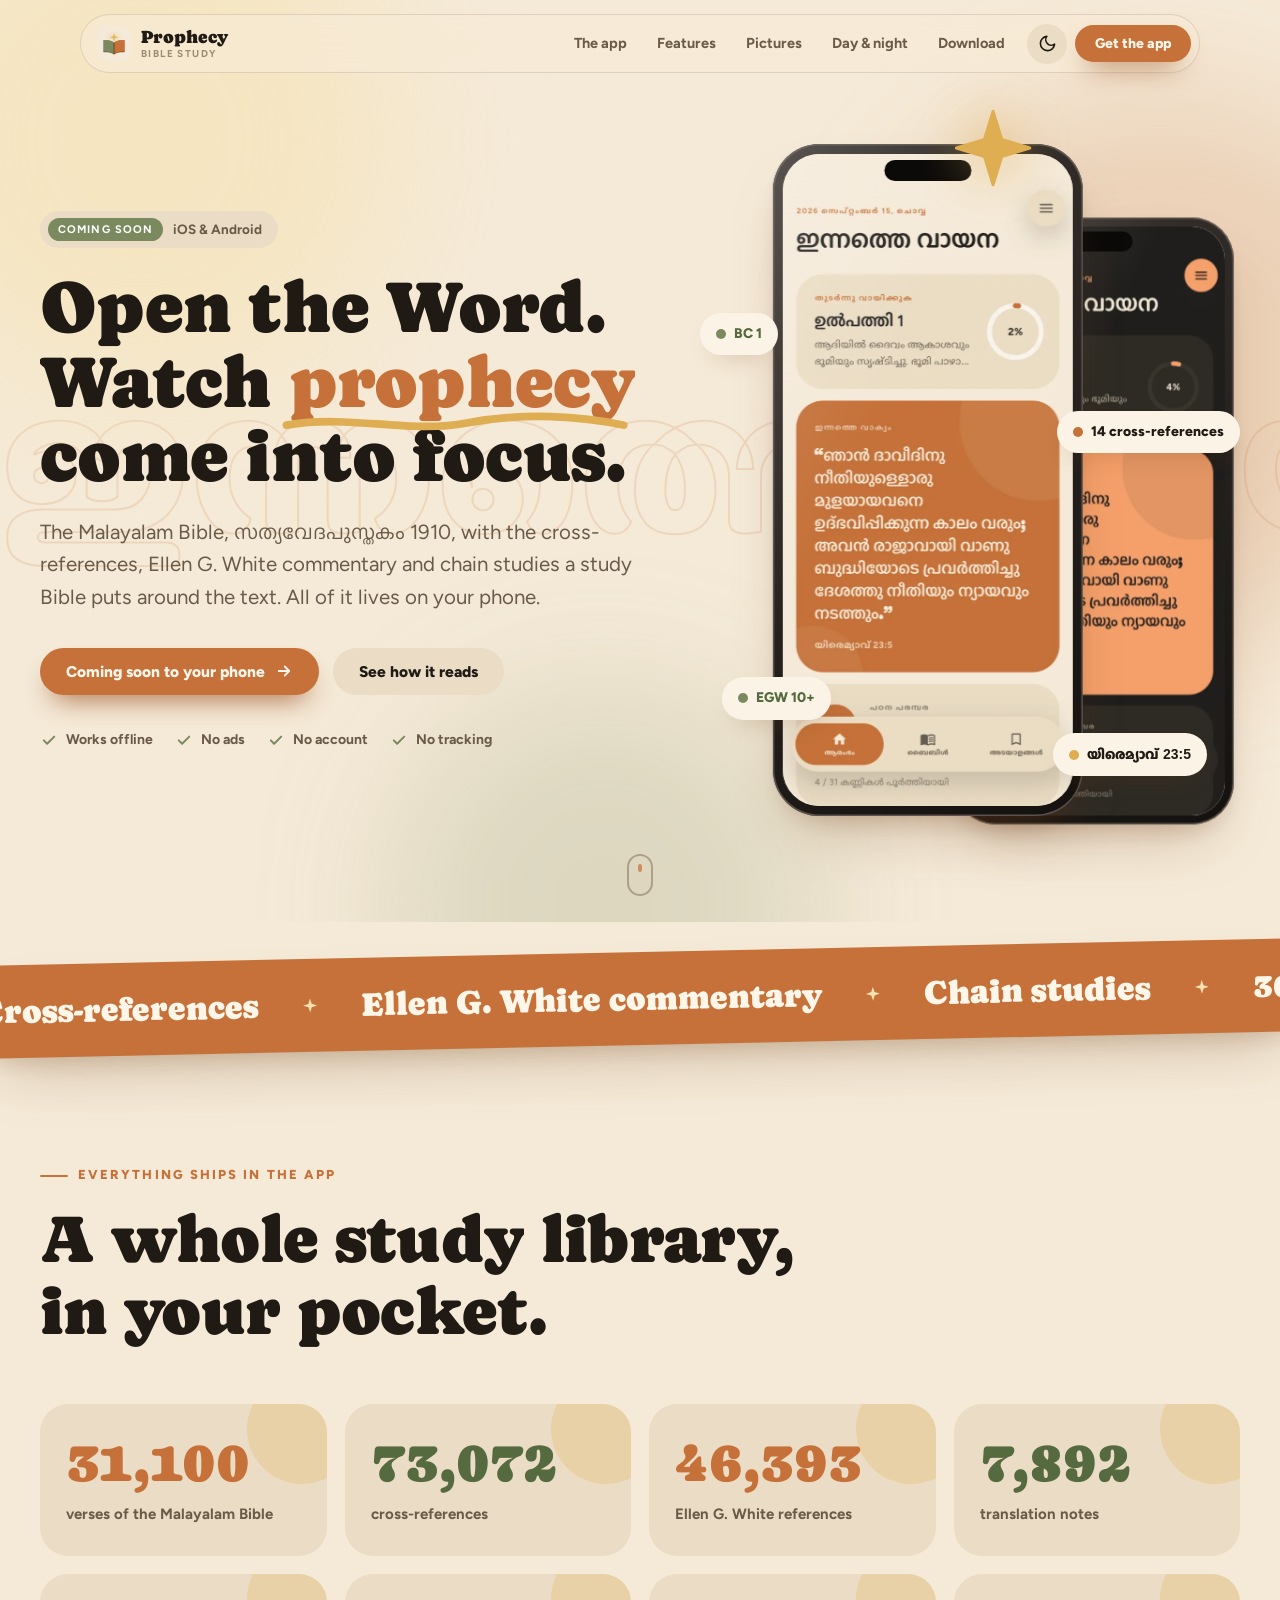
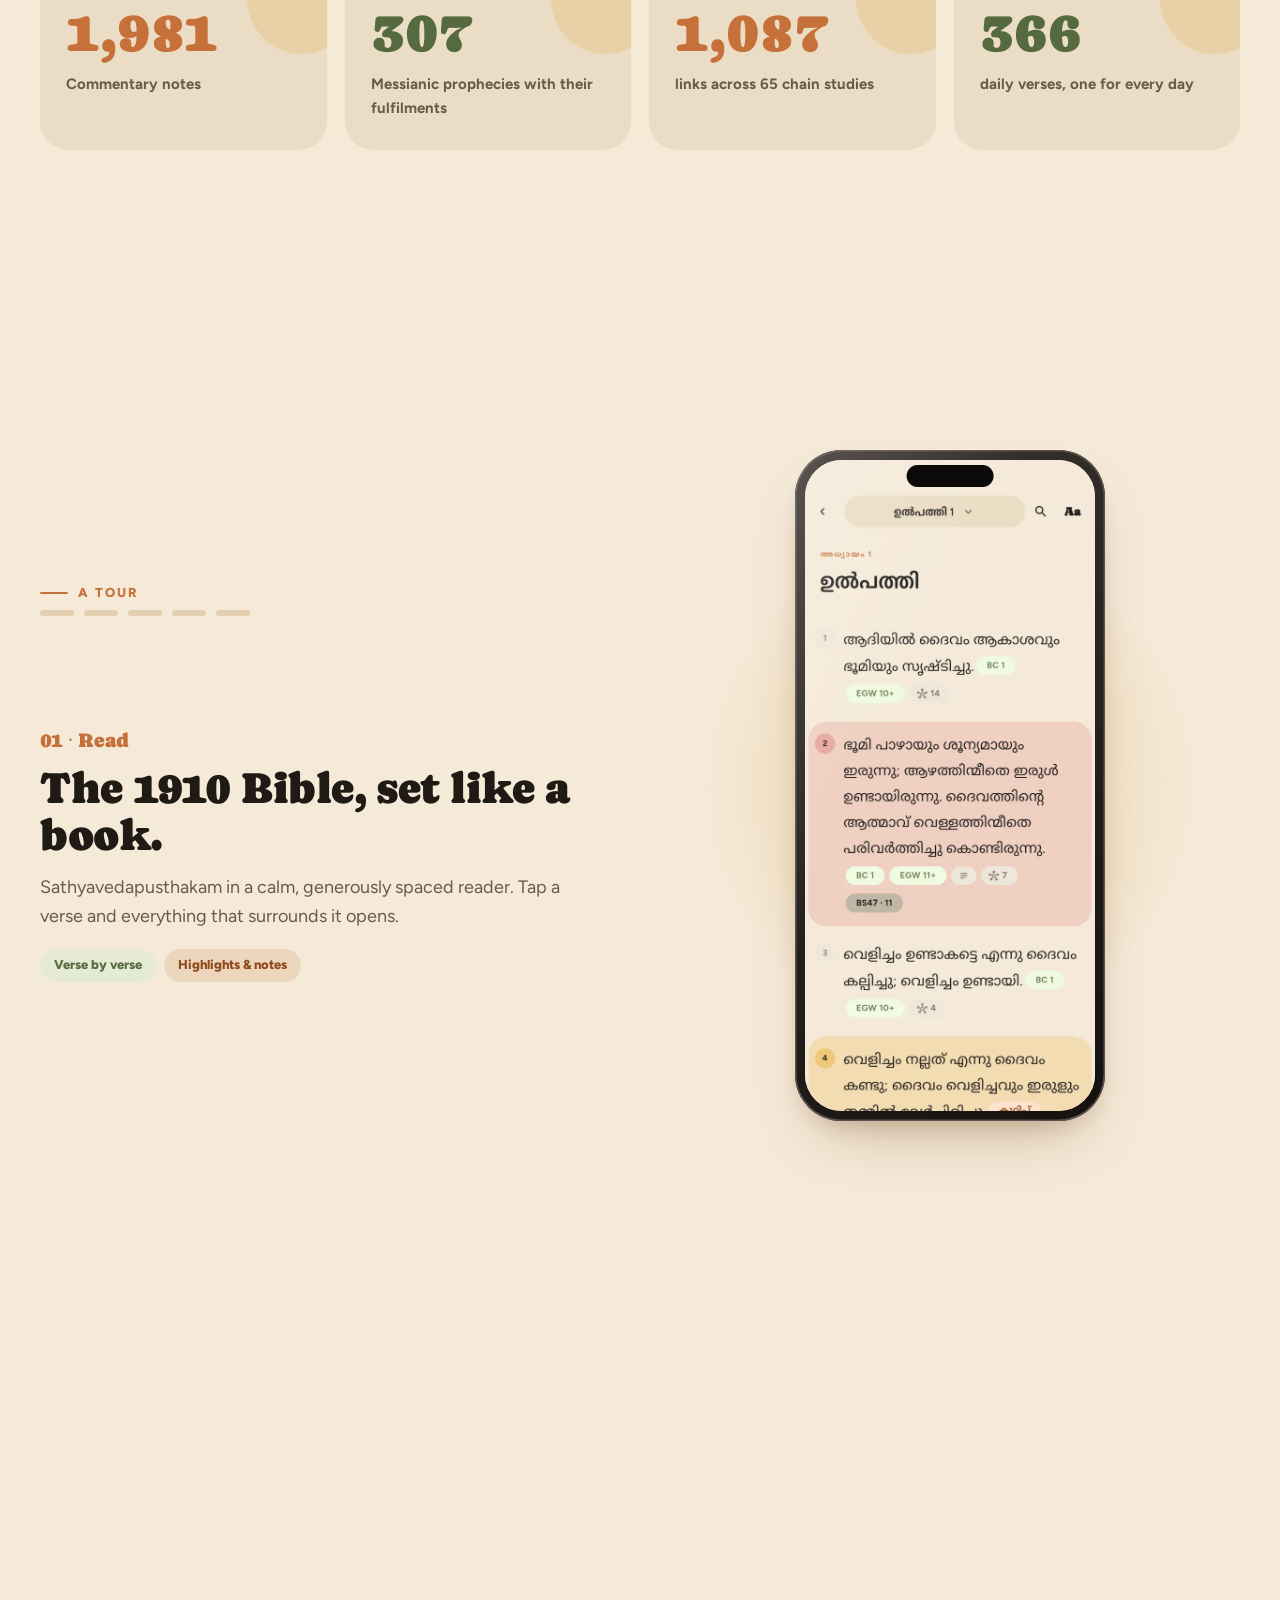
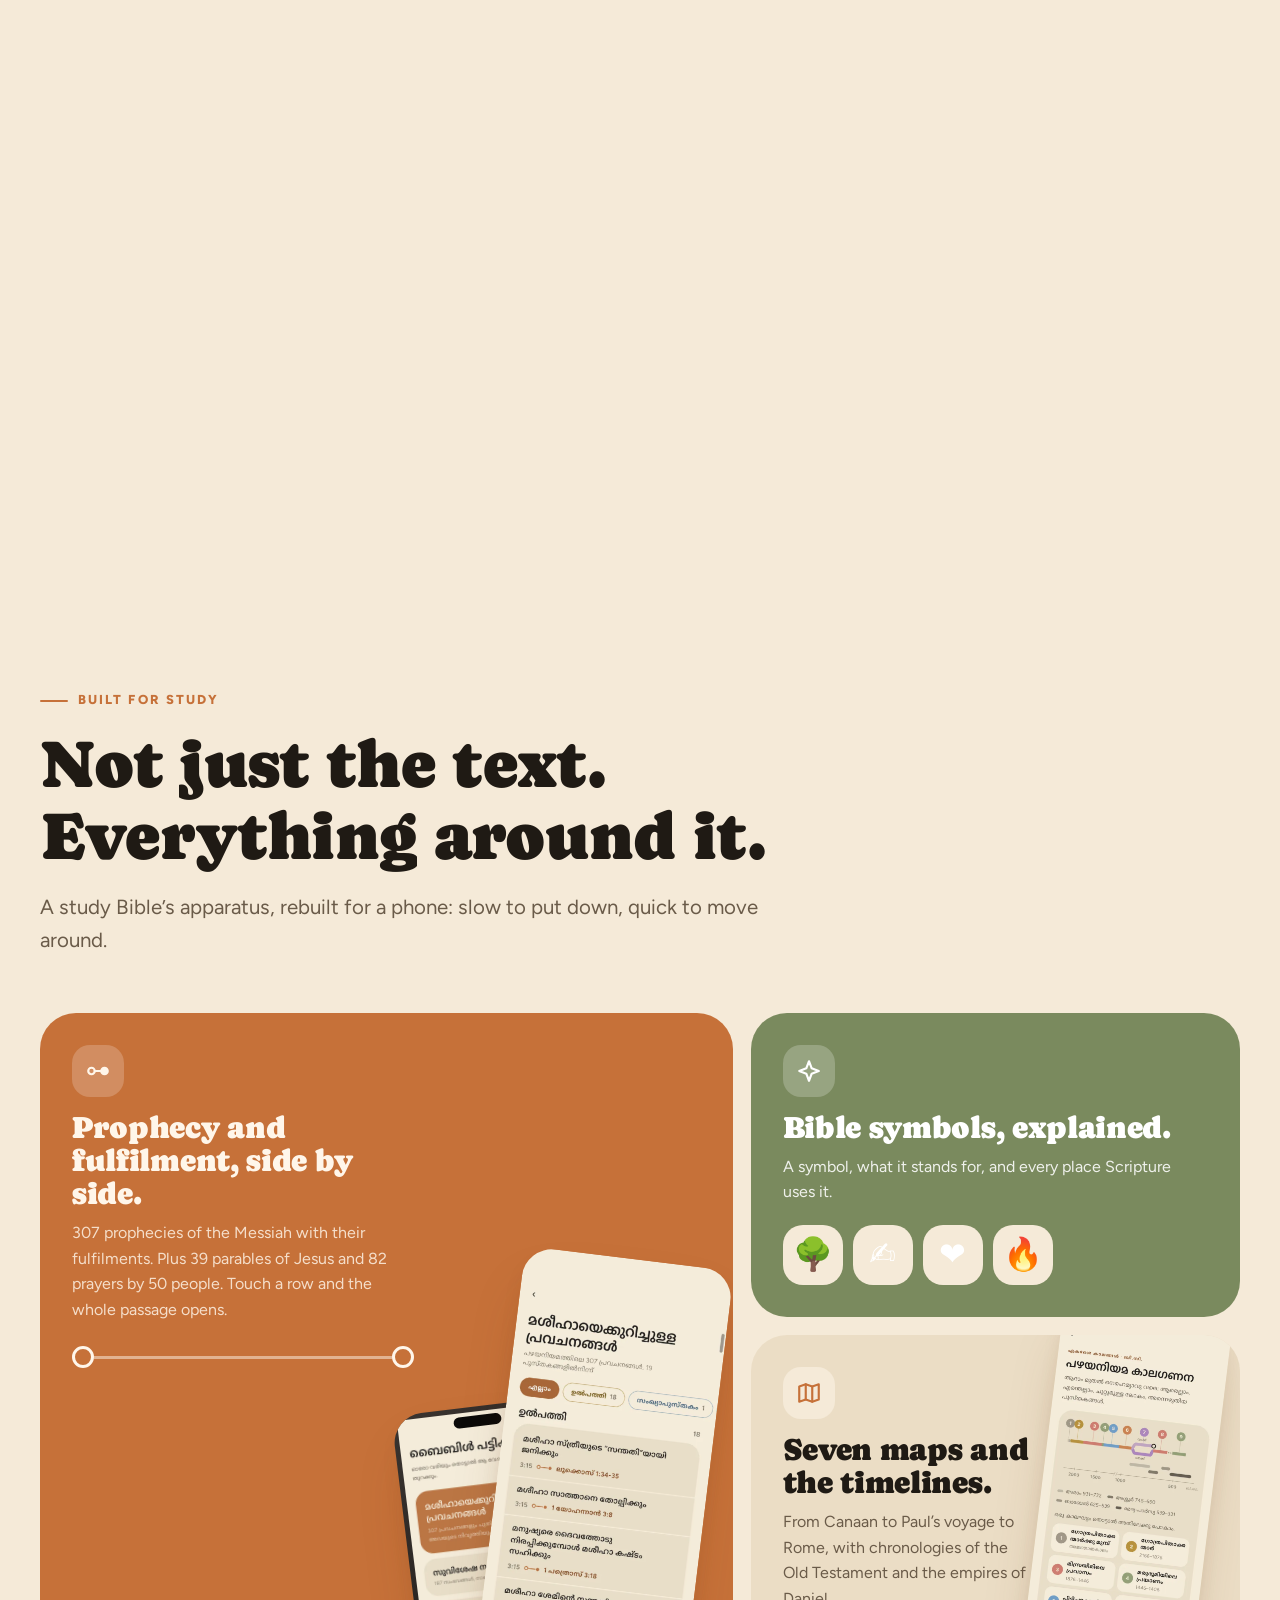
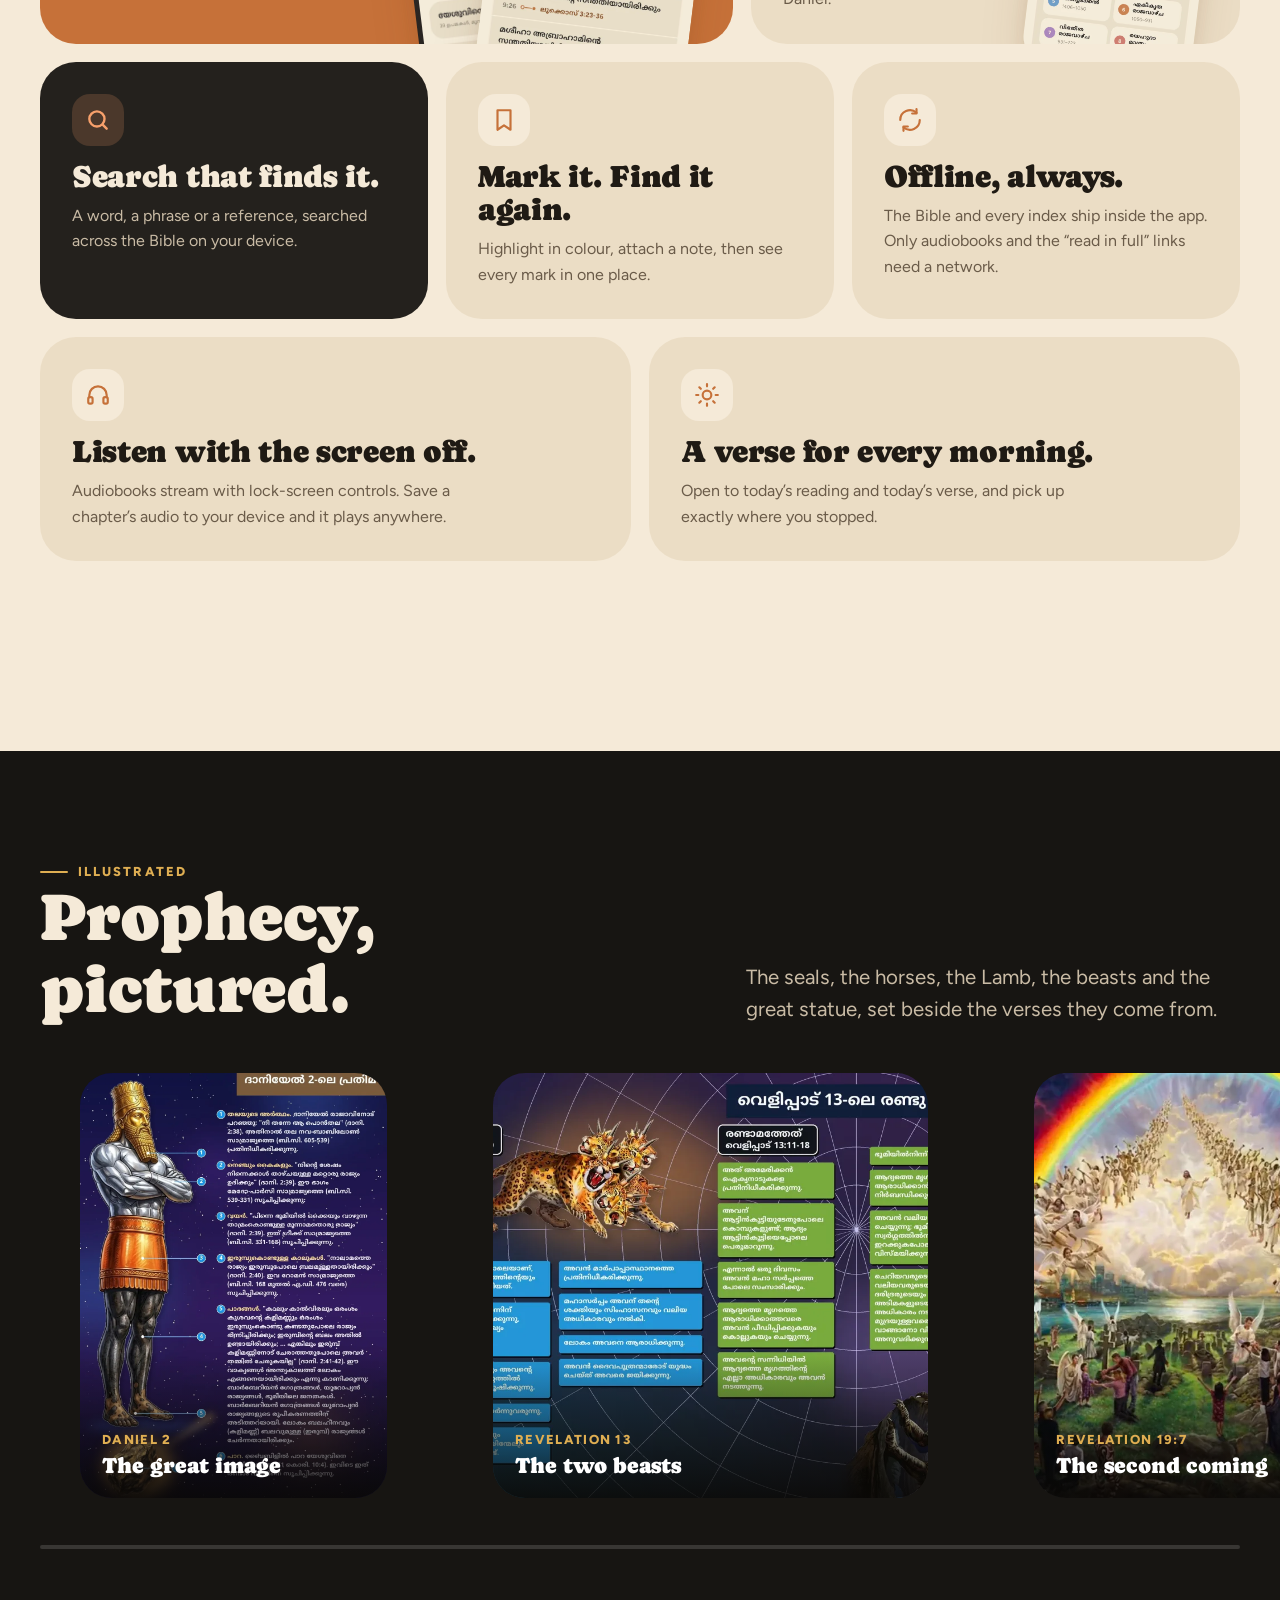
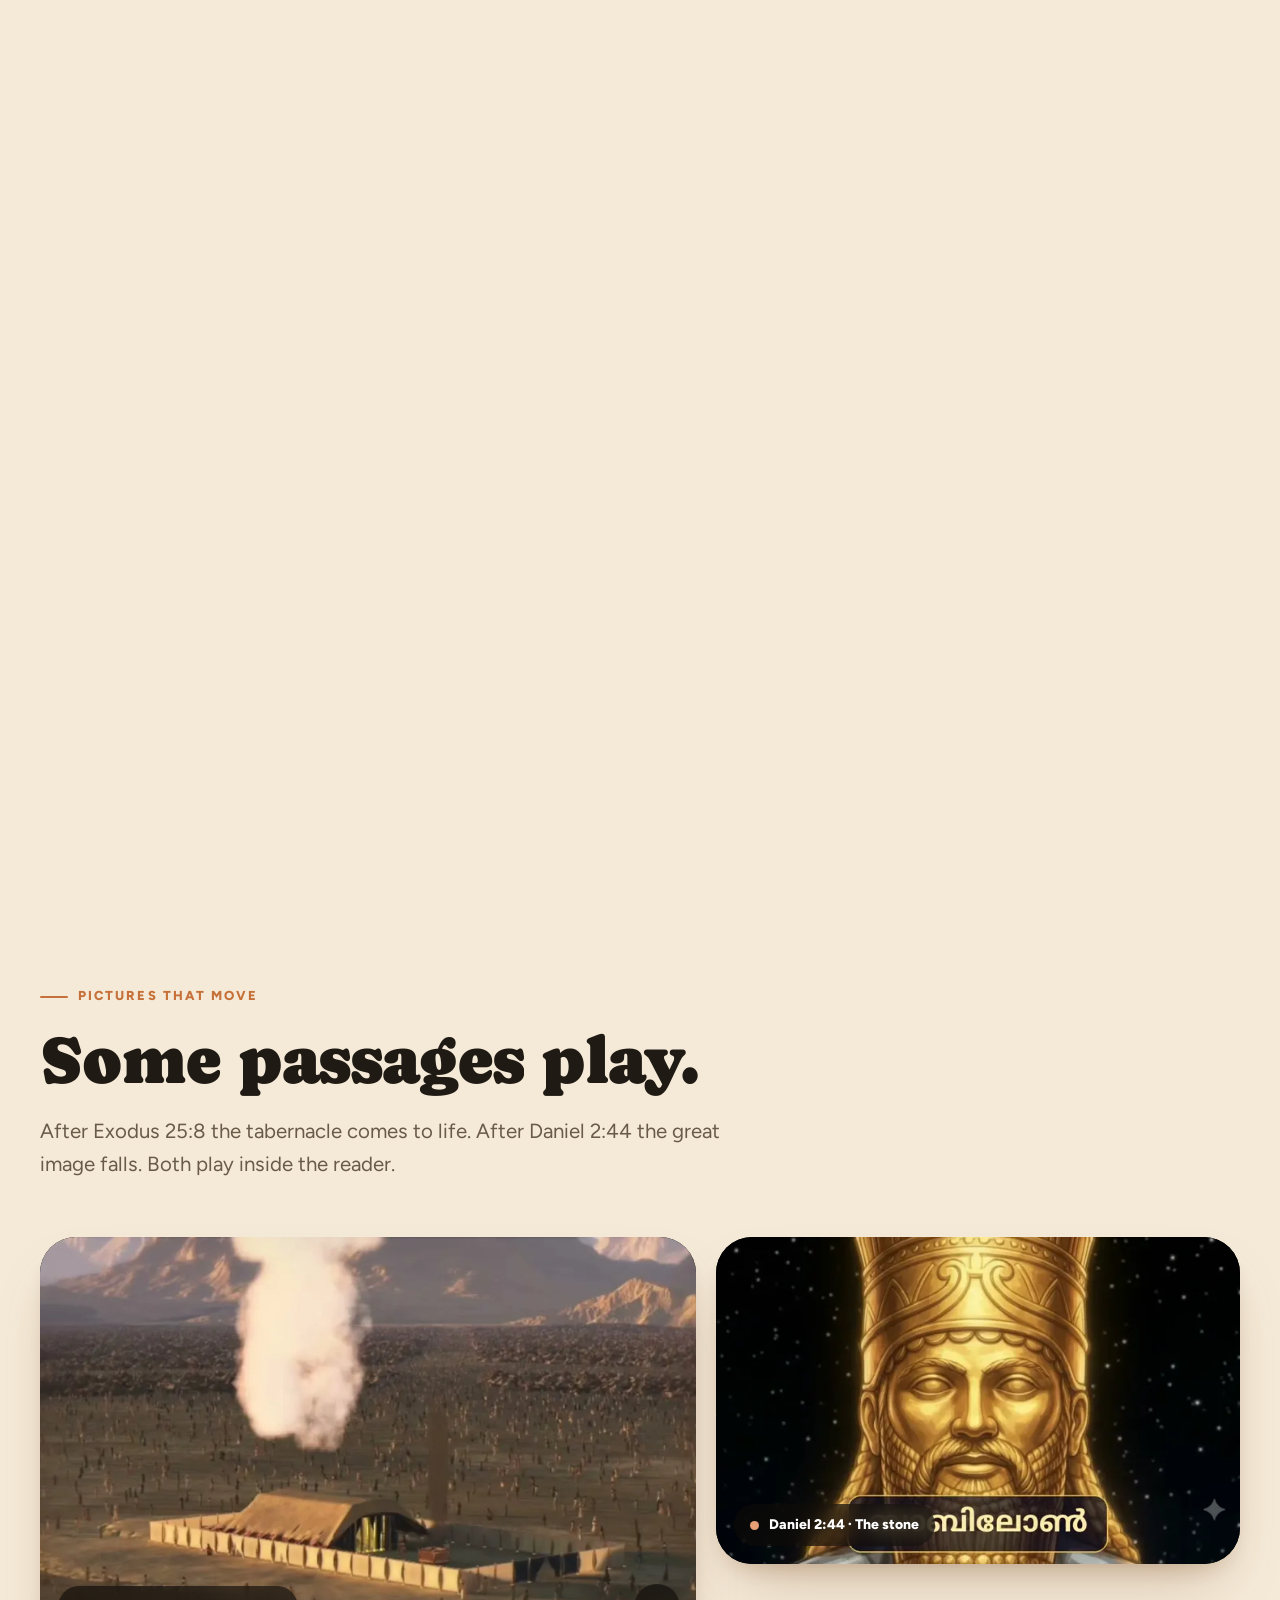
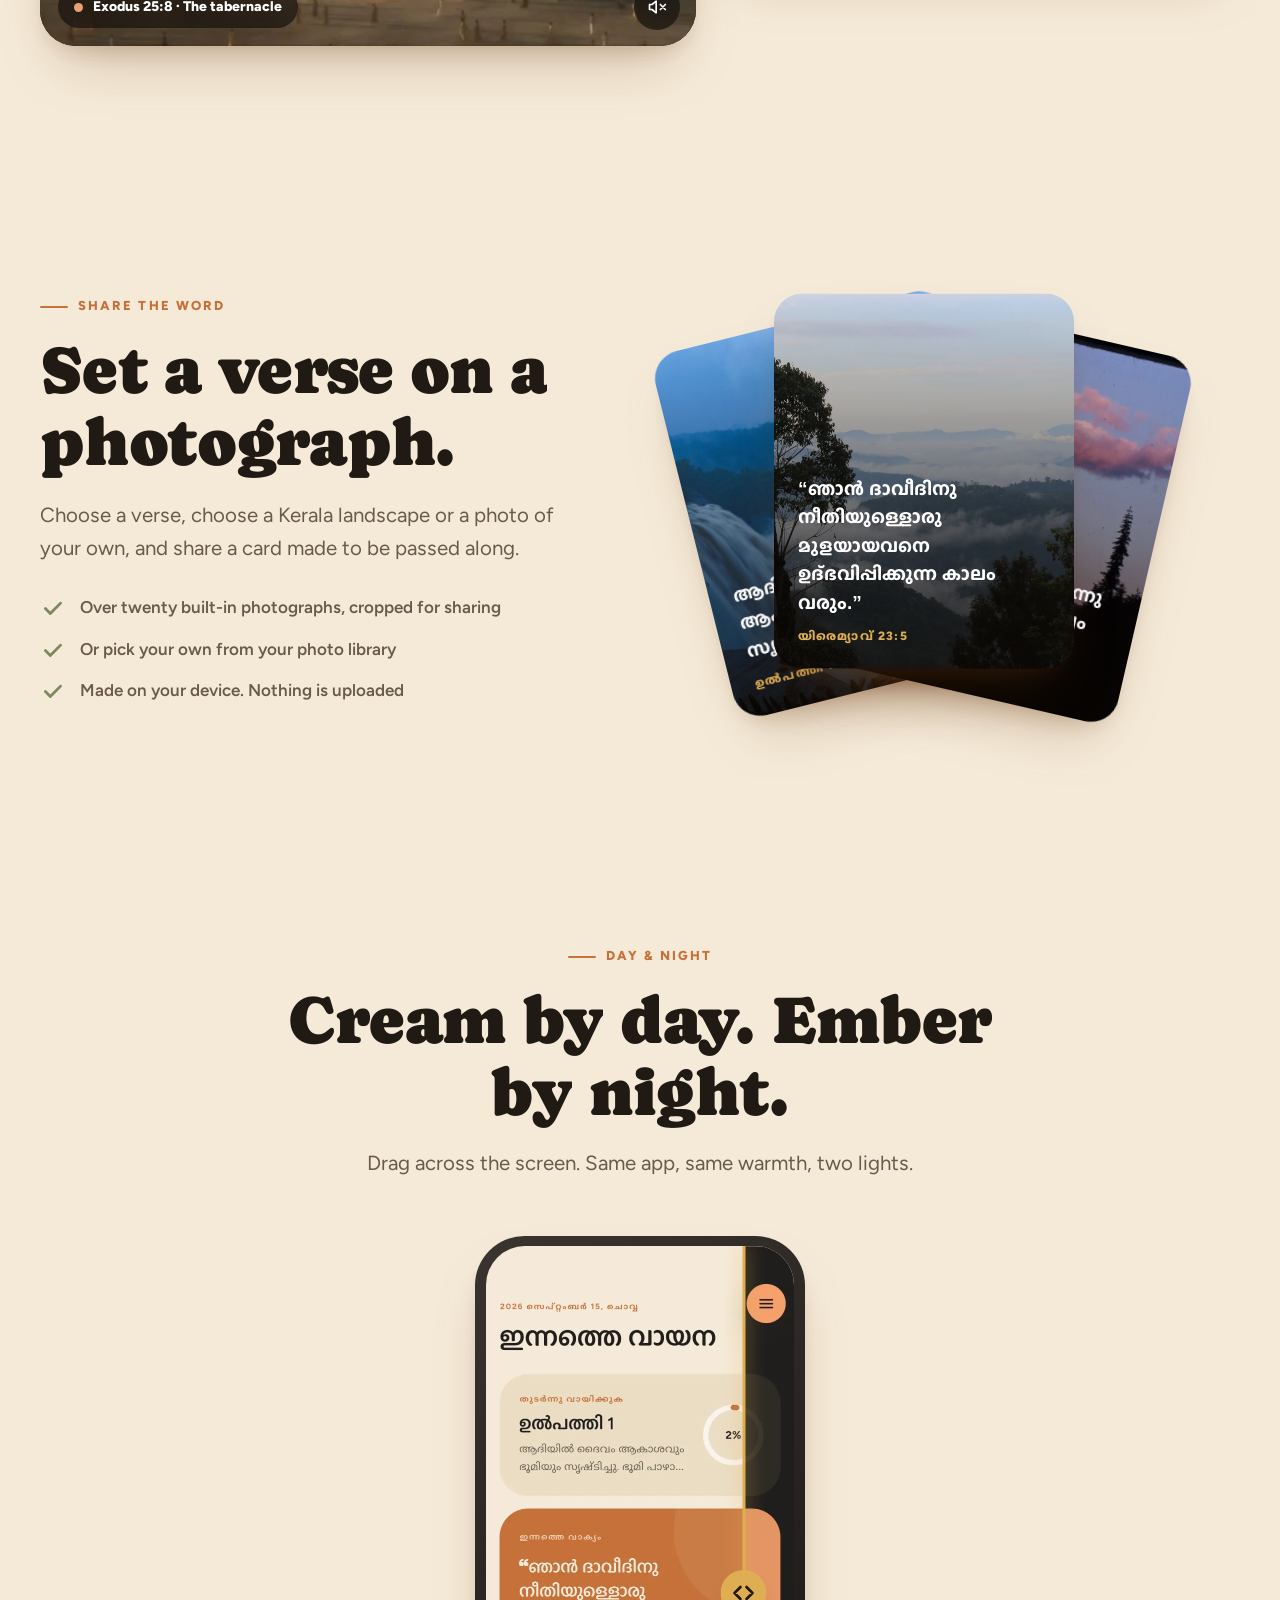
<file: malayalam_prophecy_study_bible/index.html>
<!doctype html>
<html lang="en">
<head>
<meta charset="utf-8">
<meta name="viewport" content="width=device-width,initial-scale=1,viewport-fit=cover">
<title>Ultimate Prophecy Bible Study — the Malayalam Bible, with prophecy in focus</title>
<meta name="description" content="The Malayalam Bible (Sathyavedapusthakam 1910) with cross-references, Ellen G. White commentary, chain studies, Bible tables, maps and symbols. Offline, no ads, no accounts. Coming soon to iOS and Android.">
<meta name="theme-color" content="#f5ead8" media="(prefers-color-scheme: light)">
<meta name="theme-color" content="#1c1b19" media="(prefers-color-scheme: dark)">
<meta property="og:type" content="website">
<meta property="og:title" content="Ultimate Prophecy Bible Study">
<meta property="og:description" content="The Malayalam Bible with cross-references, commentary and chain studies. Coming soon to iOS and Android.">
<meta property="og:image" content="assets/icon-512.png">
<meta name="twitter:card" content="summary">
<link rel="icon" type="image/png" href="assets/favicon.png">
<link rel="apple-touch-icon" href="assets/apple-touch-icon.png">
<link rel="preload" href="assets/fonts/Caprasimo.ttf" as="font" type="font/ttf" crossorigin>
<link rel="preload" href="assets/fonts/Figtree.ttf" as="font" type="font/ttf" crossorigin>
<link rel="stylesheet" href="assets/site.css">
<script>try{var t=localStorage.getItem("upbs-theme");if(t)document.documentElement.setAttribute("data-theme",t)}catch(e){}</script>
</head>
<body>
<a class="skip" href="#main">Skip to content</a>
<div class="progress" aria-hidden="true"><i></i></div>

<svg width="0" height="0" style="position:absolute" aria-hidden="true">
  <symbol id="star" viewBox="0 0 100 100"><path d="M50 3 61 39 97 50 61 61 50 97 39 61 3 50 39 39Z" fill="#dfae52" stroke="#dfae52" stroke-width="4" stroke-linejoin="round"/></symbol>
  <symbol id="check" viewBox="0 0 24 24"><path d="M5 12.5l4.5 4.5L19 7.5" fill="none" stroke="currentColor" stroke-width="2.6" stroke-linecap="round" stroke-linejoin="round"/></symbol>
</svg>

<header class="nav">
  <div class="nav-in">
    <a class="brand" href="#top" aria-label="Ultimate Prophecy Bible Study">
      <img src="assets/icon.webp" width="34" height="34" alt="">
      <span>Prophecy<small>Bible Study</small></span>
    </a>
    <nav class="nav-links" aria-label="Primary">
      <a href="#tour">The app</a>
      <a href="#features">Features</a>
      <a href="#pictures">Pictures</a>
      <a href="#theme">Day &amp; night</a>
      <a href="#get">Download</a>
    </nav>
    <button class="icon-btn" data-theme-toggle aria-label="Toggle light and dark theme">
      <svg class="moon" viewBox="0 0 24 24" fill="none" stroke="currentColor" stroke-width="2" stroke-linecap="round" stroke-linejoin="round"><path d="M21 12.8A9 9 0 1 1 11.2 3a7 7 0 0 0 9.8 9.8z"/></svg>
      <svg class="sun" viewBox="0 0 24 24" fill="none" stroke="currentColor" stroke-width="2" stroke-linecap="round"><circle cx="12" cy="12" r="4"/><path d="M12 2v2M12 20v2M4.9 4.9l1.4 1.4M17.7 17.7l1.4 1.4M2 12h2M20 12h2M4.9 19.1l1.4-1.4M17.7 6.3l1.4-1.4"/></svg>
    </button>
    <a class="btn sm" href="#get">Get the app</a>
    <button class="icon-btn burger" aria-label="Menu" aria-expanded="false">
      <svg viewBox="0 0 24 24" fill="none" stroke="currentColor" stroke-width="2.2" stroke-linecap="round"><path d="M4 7h16M4 12h16M4 17h16"/></svg>
    </button>
  </div>
</header>

<main id="main">
<!-- HERO -->
<section class="hero" id="top">
  <div class="sky" aria-hidden="true">
    <i class="blob a"></i><i class="blob b"></i><i class="blob c"></i>
    <div class="ghost-ml" data-speed="-.12">ഇന്നത്തെ വായന</div>
  </div>
  <div class="wrap hero-grid">
    <div>
      <span class="pill-note rv"><b>Coming soon</b> iOS &amp; Android</span>
      <h1 class="words">Open the Word. Watch <em>prophecy<svg viewBox="0 0 300 20" preserveAspectRatio="none" aria-hidden="true"><path d="M4 12 C 60 2, 110 20, 160 10 S 260 4, 296 12"/></svg></em> come into focus.</h1>
      <p class="lead rv" style="--d:3">The Malayalam Bible, <span class="ml">സത്യവേദപുസ്തകം</span> 1910, with the cross-references, Ellen G. White commentary and chain studies a study Bible puts around the text. All of it lives on your phone.</p>
      <div class="cta-row rv" style="--d:4">
        <a class="btn" href="#get">Coming soon to your phone
          <svg width="18" height="18" viewBox="0 0 24 24" fill="none" stroke="currentColor" stroke-width="2.4" stroke-linecap="round" stroke-linejoin="round"><path d="M5 12h14M13 6l6 6-6 6"/></svg></a>
        <a class="btn ghost" href="#tour">See how it reads</a>
      </div>
      <div class="trust rv" style="--d:5">
        <span><svg><use href="#check"/></svg>Works offline</span>
        <span><svg><use href="#check"/></svg>No ads</span>
        <span><svg><use href="#check"/></svg>No account</span>
        <span><svg><use href="#check"/></svg>No tracking</span>
      </div>
    </div>

    <div class="stage" aria-hidden="true">
      <div class="star"><svg viewBox="0 0 100 100"><use href="#star"/></svg></div>
      <div class="p2"><div data-speed=".05"><div class="tilt" data-tilt><div class="phone"><div class="scr"><img src="assets/shots/17-home-dark.webp" alt="" width="640" height="1387"></div><i class="glare"></i></div></div></div></div>
      <div class="p1"><div data-speed="-.04"><div class="tilt" data-tilt><div class="phone"><div class="scr"><img src="assets/shots/01-home.webp" alt="" width="640" height="1387" fetchpriority="high"></div><i class="glare"></i></div></div></div></div>
      <span class="float sage" style="left:2%;top:26%;--c:var(--sage)"><i></i>BC 1</span>
      <span class="float f2" style="right:0;top:40%;animation-delay:-2s"><i></i>14 cross-references</span>
      <span class="float sage f3" style="left:6%;bottom:16%;animation-delay:-4s;--c:var(--sage)"><i></i>EGW 10+</span>
      <span class="float ml" style="right:6%;bottom:8%;animation-delay:-1s;--c:var(--gold)"><i></i>യിരെമ്യാവ് 23:5</span>
    </div>
  </div>
  <div class="scroll-hint" aria-hidden="true"></div>
</section>

<div class="ribbon" aria-hidden="true">
  <div class="track">
    <span>Cross-references</span><span>Ellen G. White commentary</span><span>Chain studies</span><span>307 Messianic prophecies</span><span>Maps &amp; timelines</span><span>Bible symbols</span><span>Dark mode</span><span>Offline</span>
    <span>Cross-references</span><span>Ellen G. White commentary</span><span>Chain studies</span><span>307 Messianic prophecies</span><span>Maps &amp; timelines</span><span>Bible symbols</span><span>Dark mode</span><span>Offline</span>
  </div>
</div>

<!-- STATS -->
<section class="stats">
  <div class="wrap">
    <div class="sec-head">
      <span class="eyebrow rv">Everything ships in the app</span>
      <h2 class="h2 words">A whole study library, in your pocket.</h2>
    </div>
    <div class="stat-grid">
      <div class="stat rv" style="--d:0"><b data-count="31100">31,100</b><span>verses of the Malayalam Bible</span></div>
      <div class="stat rv" style="--d:1"><b data-count="73072">73,072</b><span>cross-references</span></div>
      <div class="stat rv" style="--d:2"><b data-count="46393">46,393</b><span>Ellen G. White references</span></div>
      <div class="stat rv" style="--d:3"><b data-count="7892">7,892</b><span>translation notes</span></div>
      <div class="stat rv" style="--d:0"><b data-count="1981">1,981</b><span>Commentary notes</span></div>
      <div class="stat rv" style="--d:1"><b data-count="307">307</b><span>Messianic prophecies with their fulfilments</span></div>
      <div class="stat rv" style="--d:2"><b data-count="1087">1,087</b><span>links across 65 chain studies</span></div>
      <div class="stat rv" style="--d:3"><b data-count="366">366</b><span>daily verses, one for every day</span></div>
    </div>
  </div>
</section>

<!-- TOUR -->
<section class="tour" id="tour" aria-label="A tour of the app">
  <div class="tour-pin">
    <div class="tour-copy">
      <div class="head">
        <span class="eyebrow">A tour</span>
        <div class="dots" aria-hidden="true"><i></i><i></i><i></i><i></i><i></i></div>
      </div>
      <article class="step on">
        <span class="num">01 · Read</span>
        <h3>The 1910 Bible, set like a book.</h3>
        <p>Sathyavedapusthakam in a calm, generously spaced reader. Tap a verse and everything that surrounds it opens.</p>
        <div class="tags"><span class="tag">Verse by verse</span><span class="tag t">Highlights &amp; notes</span></div>
      </article>
      <article class="step">
        <span class="num">02 · Cross-reference</span>
        <h3>Every verse points somewhere.</h3>
        <p>Cross-references and translation notes, grouped the way a printed study Bible groups them. Fold them open, or jump straight into the full chapter.</p>
        <div class="tags"><span class="tag t">73,072 cross-references</span><span class="tag">7,892 notes</span></div>
      </article>
      <article class="step">
        <span class="num">03 · Commentary</span>
        <h3>Ellen G. White, beside the verse.</h3>
        <p>The Commentary notes and Ellen G. White’s own references, with the commentary in Malayalam and the English one tap away.</p>
        <div class="tags"><span class="tag">BC 1</span><span class="tag">EGW 10+</span><span class="tag t">Malayalam &amp; English</span></div>
      </article>
      <article class="step">
        <span class="num">04 · Chain studies</span>
        <h3>Follow a thread through Scripture.</h3>
        <p>Sixty-five chain studies, each with its own colour. Move from one text to the next and watch your progress fill in.</p>
        <div class="tags"><span class="tag t">65 studies</span><span class="tag">1,087 links</span></div>
      </article>
      <article class="step">
        <span class="num">05 · Night</span>
        <h3>Made for the late hours, too.</h3>
        <p>A warm dark theme, adjustable type, and every mark you make stored on your own device.</p>
        <div class="tags"><span class="tag">Dark theme</span><span class="tag t">Your type, your size</span></div>
      </article>
    </div>
    <div class="tour-phone" aria-hidden="true">
      <i class="ring"></i>
      <div class="phone"><div class="scr">
        <img class="on" src="assets/shots/03-reader.webp" alt="">
        <img src="assets/shots/05-verse-sheet.webp" alt="" loading="lazy">
        <img src="assets/shots/07-commentary.webp" alt="" loading="lazy">
        <img src="assets/shots/11-chains.webp" alt="" loading="lazy">
        <img src="assets/shots/16-reader-dark.webp" alt="" loading="lazy">
      </div><i class="glare"></i></div>
    </div>
  </div>
</section>

<!-- FEATURES -->
<section class="features" id="features">
  <div class="wrap">
    <div class="sec-head">
      <span class="eyebrow rv">Built for study</span>
      <h2 class="h2 words">Not just the text. Everything around it.</h2>
      <p class="lead rv">A study Bible’s apparatus, rebuilt for a phone: slow to put down, quick to move around.</p>
    </div>
    <div class="bento">
      <article class="bc terra c1">
        <span class="ic"><svg viewBox="0 0 24 24" fill="none" stroke="currentColor" stroke-width="2" stroke-linecap="round" stroke-linejoin="round"><circle cx="6" cy="12" r="3"/><circle cx="18" cy="12" r="3" fill="currentColor"/><path d="M9 12h6"/></svg></span>
        <h3>Prophecy and fulfilment, side by side.</h3>
        <p>307 prophecies of the Messiah with their fulfilments. Plus 39 parables of Jesus and 82 prayers by 50 people. Touch a row and the whole passage opens.</p>
        <div class="thread" aria-hidden="true"><i></i><u></u><i></i></div>
        <div class="phone peek two" style="--pw:230px"><img src="assets/shots/n01-tables.webp" alt="Bible tables" loading="lazy"></div>
        <div class="peek"><img src="assets/shots/n02-messiah.webp" alt="Prophecies of the Messiah" loading="lazy"></div>
      </article>
      <article class="bc sage c2">
        <span class="ic"><svg viewBox="0 0 24 24" fill="none" stroke="currentColor" stroke-width="2" stroke-linecap="round" stroke-linejoin="round"><path d="M12 3l2.5 6.5L21 12l-6.5 2.5L12 21l-2.5-6.5L3 12l6.5-2.5z"/></svg></span>
        <h3>Bible symbols, explained.</h3>
        <p>A symbol, what it stands for, and every place Scripture uses it.</p>
        <div class="sym-row" aria-hidden="true"><span style="--k:0">🌳</span><span style="--k:1">✍️</span><span style="--k:2">❤️</span><span style="--k:3">🔥</span></div>
      </article>
      <article class="bc c3">
        <span class="ic"><svg viewBox="0 0 24 24" fill="none" stroke="currentColor" stroke-width="2" stroke-linecap="round" stroke-linejoin="round"><path d="M9 4 3 6v14l6-2 6 2 6-2V4l-6 2z"/><path d="M9 4v14M15 6v14"/></svg></span>
        <h3>Seven maps and the timelines.</h3>
        <p>From Canaan to Paul’s voyage to Rome, with chronologies of the Old Testament and the empires of Daniel.</p>
        <div class="peek" style="width:170px"><img src="assets/shots/n09-chronology.webp" alt="Old Testament chronology" loading="lazy"></div>
      </article>
      <article class="bc night c4">
        <span class="ic"><svg viewBox="0 0 24 24" fill="none" stroke="currentColor" stroke-width="2.2" stroke-linecap="round"><circle cx="11" cy="11" r="7"/><path d="m20 20-3.5-3.5"/></svg></span>
        <h3>Search that finds it.</h3>
        <p>A word, a phrase or a reference, searched across the Bible on your device.</p>
      </article>
      <article class="bc c5">
        <span class="ic"><svg viewBox="0 0 24 24" fill="none" stroke="currentColor" stroke-width="2" stroke-linecap="round" stroke-linejoin="round"><path d="M6 3h12v18l-6-4-6 4z"/></svg></span>
        <h3>Mark it. Find it again.</h3>
        <p>Highlight in colour, attach a note, then see every mark in one place.</p>
      </article>
      <article class="bc c6">
        <span class="ic"><svg viewBox="0 0 24 24" fill="none" stroke="currentColor" stroke-width="2" stroke-linecap="round" stroke-linejoin="round"><path d="M3 12a9 9 0 0 1 15-6.7M21 12a9 9 0 0 1-15 6.7"/><path d="M18 2v4h-4M6 22v-4h4"/></svg></span>
        <h3>Offline, always.</h3>
        <p>The Bible and every index ship inside the app. Only audiobooks and the “read in full” links need a network.</p>
      </article>
      <article class="bc c7">
        <span class="ic"><svg viewBox="0 0 24 24" fill="none" stroke="currentColor" stroke-width="2" stroke-linecap="round" stroke-linejoin="round"><path d="M4 14v-2a8 8 0 0 1 16 0v2"/><rect x="3" y="14" width="4" height="6" rx="1.5"/><rect x="17" y="14" width="4" height="6" rx="1.5"/></svg></span>
        <h3>Listen with the screen off.</h3>
        <p>Audiobooks stream with lock-screen controls. Save a chapter’s audio to your device and it plays anywhere.</p>
      </article>
      <article class="bc c8">
        <span class="ic"><svg viewBox="0 0 24 24" fill="none" stroke="currentColor" stroke-width="2" stroke-linecap="round" stroke-linejoin="round"><circle cx="12" cy="12" r="4"/><path d="M12 2v2M12 20v2M2 12h2M20 12h2M4.9 4.9l1.4 1.4M17.7 17.7l1.4 1.4M4.9 19.1l1.4-1.4M17.7 6.3l1.4-1.4"/></svg></span>
        <h3>A verse for every morning.</h3>
        <p>Open to today’s reading and today’s verse, and pick up exactly where you stopped.</p>
      </article>
    </div>
  </div>
</section>

<!-- PICTURES -->
<section class="gal" id="pictures" aria-label="Prophecy pictured">
  <div class="gal-pin">
    <div class="gal-head">
      <div>
        <span class="eyebrow">Illustrated</span>
        <h2 class="h2">Prophecy, pictured.</h2>
      </div>
      <p class="lead">The seals, the horses, the Lamb, the beasts and the great statue, set beside the verses they come from.</p>
    </div>
    <div class="gal-track">
      <figure class="gcard tall"><img src="assets/art/daniel2_image.webp" alt="The image of Daniel 2" loading="lazy"><figcaption><span>Daniel 2</span><b>The great image</b></figcaption></figure>
      <figure class="gcard"><img src="assets/art/revelation13_beasts.webp" alt="The two beasts of Revelation 13" loading="lazy"><figcaption><span>Revelation 13</span><b>The two beasts</b></figcaption></figure>
      <figure class="gcard"><img src="assets/art/revelation19_7.webp" alt="The second coming" loading="lazy"><figcaption><span>Revelation 19:7</span><b>The second coming</b></figcaption></figure>
      <figure class="gcard"><img src="assets/art/revelation6_2.webp" alt="The white horse" loading="lazy"><figcaption><span>Revelation 6:2</span><b>The white horse</b></figcaption></figure>
      <figure class="gcard"><img src="assets/art/revelation5_5.webp" alt="The Lion of the tribe of Judah" loading="lazy"><figcaption><span>Revelation 5:5</span><b>The Lion and the Lamb</b></figcaption></figure>
      <figure class="gcard"><img src="assets/art/revelation6_8.webp" alt="The pale horse" loading="lazy"><figcaption><span>Revelation 6:8</span><b>The pale horse</b></figcaption></figure>
      <figure class="gcard"><img src="assets/art/tabernacle.webp" alt="The tabernacle in the wilderness" loading="lazy"><figcaption><span>Exodus 25:8</span><b>The tabernacle</b></figcaption></figure>
      <figure class="gcard"><img src="assets/art/revelation14_6.webp" alt="Revelation 14:6" loading="lazy"><figcaption><span>Revelation 14:6</span><b>The everlasting gospel</b></figcaption></figure>
      <figure class="gcard tall"><img src="assets/art/exodus_route.webp" alt="Map of the Exodus route" loading="lazy"><figcaption><span>Map</span><b>The Exodus route</b></figcaption></figure>
      <figure class="gcard"><img src="assets/art/revelation22_12.webp" alt="Revelation 22:12" loading="lazy"><figcaption><span>Revelation 22:12</span><b>“I am coming soon”</b></figcaption></figure>
    </div>
    <div class="gal-bar" aria-hidden="true"><i></i></div>
  </div>
</section>

<!-- MOVING PICTURES -->
<section class="motion">
  <div class="wrap">
    <div class="sec-head">
      <span class="eyebrow rv">Pictures that move</span>
      <h2 class="h2 words">Some passages play.</h2>
      <p class="lead rv">After Exodus 25:8 the tabernacle comes to life. After Daniel 2:44 the great image falls. Both play inside the reader.</p>
    </div>
    <div class="vgrid">
      <div class="vcard rv l">
        <video data-auto muted loop playsinline preload="none" poster="assets/art/tabernacle.webp"><source src="assets/video/tabernacle.mp4" type="video/mp4"></video>
        <span class="cap"><i></i>Exodus 25:8 · The tabernacle</span>
        <button aria-label="Toggle sound" aria-pressed="false">
          <svg class="off" viewBox="0 0 24 24" fill="none" stroke="currentColor" stroke-width="2" stroke-linecap="round" stroke-linejoin="round"><path d="M11 5 6 9H3v6h3l5 4zM22 9l-6 6M16 9l6 6"/></svg>
          <svg class="on" style="display:none" viewBox="0 0 24 24" fill="none" stroke="currentColor" stroke-width="2" stroke-linecap="round" stroke-linejoin="round"><path d="M11 5 6 9H3v6h3l5 4zM15.5 8.5a5 5 0 0 1 0 7M18.5 5.5a9 9 0 0 1 0 13"/></svg>
        </button>
      </div>
      <div class="vcard rv r" style="--d:2">
        <video data-auto muted loop playsinline preload="none" poster="assets/art/daniel2_poster.webp"><source src="assets/video/daniel2_44.mp4" type="video/mp4"></video>
        <span class="cap"><i></i>Daniel 2:44 · The stone</span>
      </div>
    </div>
  </div>
</section>

<!-- VERSE CARDS -->
<section class="cards">
  <div class="wrap cards-grid">
    <div>
      <span class="eyebrow rv">Share the Word</span>
      <h2 class="h2 words" style="margin:18px 0 20px">Set a verse on a photograph.</h2>
      <p class="lead rv">Choose a verse, choose a Kerala landscape or a photo of your own, and share a card made to be passed along.</p>
      <ul class="feat-list">
        <li class="rv"><svg><use href="#check"/></svg>Over twenty built-in photographs, cropped for sharing</li>
        <li class="rv" style="--d:1"><svg><use href="#check"/></svg>Or pick your own from your photo library</li>
        <li class="rv" style="--d:2"><svg><use href="#check"/></svg>Made on your device. Nothing is uploaded</li>
      </ul>
    </div>
    <div class="fan" aria-hidden="true">
      <div class="vc a"><img src="assets/cards/athirappilly.webp" alt="" loading="lazy"><div>ആദിയിൽ ദൈവം ആകാശവും ഭൂമിയും സൃഷ്ടിച്ചു.<small>ഉൽപത്തി 1:1</small></div></div>
      <div class="vc c"><img src="assets/cards/dusk.webp" alt="" loading="lazy"><div>വെളിച്ചം ഉണ്ടാകട്ടെ എന്നു ദൈവം കല്പിച്ചു; വെളിച്ചം ഉണ്ടായി.<small>ഉൽപത്തി 1:3</small></div></div>
      <div class="vc b"><img src="assets/cards/munnar.webp" alt="" loading="lazy"><div>“ഞാൻ ദാവീദിനു നീതിയുള്ളൊരു മുളയായവനെ ഉദ്ഭവിപ്പിക്കുന്ന കാലം വരും.”<small>യിരെമ്യാവ് 23:5</small></div></div>
    </div>
  </div>
</section>

<!-- THEME -->
<section class="theme" id="theme">
  <div class="wrap">
    <div class="sec-head" style="margin-inline:auto;text-align:center;justify-items:center">
      <span class="eyebrow rv">Day &amp; night</span>
      <h2 class="h2 words">Cream by day. Ember by night.</h2>
      <p class="lead rv">Drag across the screen. Same app, same warmth, two lights.</p>
    </div>
    <div class="cmp-wrap rv s">
      <div class="cmp" style="--p:50%">
        <div class="in">
          <img src="assets/shots/01-home.webp" alt="The home screen in the light theme" loading="lazy">
          <img class="top" src="assets/shots/17-home-dark.webp" alt="The home screen in the dark theme" loading="lazy">
          <i class="bar"></i>
          <input type="range" min="0" max="100" value="50" aria-label="Compare light and dark theme">
        </div>
      </div>
      <div class="cmp-labels"><span>☀ Light</span><span>Dark ☾</span></div>
    </div>
  </div>
</section>

<!-- DOWNLOAD -->
<section class="get" id="get">
  <div class="wrap">
    <div class="get-card rv s">
      <i class="orbit o1"></i><i class="orbit o2"></i>
      <svg class="gstar" viewBox="0 0 100 100" aria-hidden="true"><use href="#star"/></svg>
      <span class="eyebrow" style="color:var(--gold-l)">Almost here</span>
      <h2 style="margin-top:14px">Coming soon to your phone.</h2>
      <p>We’re putting the last polish on it. When it’s ready it will be on the App Store and on Google Play.</p>
      <div class="stores">
        <div class="store" role="img" aria-label="Google Play, coming soon">
          <span class="soon"><i></i>Soon</span>
          <svg viewBox="0 0 24 24" aria-hidden="true"><path d="M3.6 2.4 13.3 12 3.6 21.6a1.6 1.6 0 0 1-.6-1.300V3.700a1.600 1.600 0 0 1 .6-1.300z" fill="#7be0c3"/><path d="m16.600 8.700-3.300 3.300L3.600 2.400a1.600 1.600 0 0 1 1.700.1z" fill="#ffd166"/><path d="M16.600 15.300 5.300 21.500a1.600 1.600 0 0 1-1.700.1l9.700-9.600z" fill="#f4786b"/><path d="m20.500 10.800-3.900-2.100-3.300 3.300 3.300 3.300 3.900-2.100a1.300 1.300 0 0 0 0-2.400z" fill="#8ab4ff"/></svg>
          <span><small>For Android</small><b>Google Play</b></span>
        </div>
        <div class="store" role="img" aria-label="App Store, coming soon">
          <span class="soon"><i></i>Soon</span>
          <svg viewBox="0 0 24 24" fill="currentColor" aria-hidden="true"><path d="M16.4 12.6c0-2.3 1.9-3.4 2-3.5-1.1-1.6-2.8-1.8-3.4-1.8-1.4-.1-2.8.9-3.5.9s-1.8-.8-3-.8c-1.5 0-3 .9-3.8 2.3-1.6 2.8-.4 7 1.2 9.3.8 1.1 1.7 2.4 2.9 2.3 1.2 0 1.600-.7 3-.7s1.800.7 3 .7 2-1.100 2.800-2.200c.9-1.300 1.200-2.500 1.300-2.600 0 0-2.500-1-2.500-3.800zM14.100 5.800c.6-.8 1.100-1.800.9-2.800-.9 0-2 .6-2.700 1.400-.6.700-1.100 1.700-1 2.700 1 .1 2-.5 2.800-1.300z"/></svg>
          <span><small>For iPhone &amp; iPad</small><b>App Store</b></span>
        </div>
      </div>
      <p class="get-note">No ads · No accounts · No tracking</p>
    </div>
  </div>
</section>
</main>

<footer class="foot">
  <div class="wrap">
    <div class="foot-grid">
      <div>
        <a class="brand" href="#top"><img src="assets/icon.webp" width="34" height="34" alt=""><span>Ultimate Prophecy<small>Bible Study</small></span></a>
        <p class="about">The Malayalam Bible, with prophecy in focus. Made to be read slowly and kept close.</p>
      </div>
      <div>
        <h4>Explore</h4>
        <ul><li><a href="#tour">The app</a></li><li><a href="#features">Features</a></li><li><a href="#pictures">Pictures</a></li><li><a href="#get">Download</a></li></ul>
      </div>
      <div>
        <h4>Legal</h4>
        <ul><li><a href="privacy.html">Privacy policy</a></li><li><a href="terms.html">Terms &amp; conditions</a></li></ul>
      </div>
    </div>
    <div class="fine">
      <span>© 2026 Ultimate Prophecy. Sathyavedapusthakam 1910 is in the public domain.</span>
      <span>Ellen G. White writings are linked from egwwritings.org. App Store and Google Play are trademarks of their owners.</span>
    </div>
  </div>
</footer>
<script src="assets/site.js" defer></script>
</body>
</html>
</file>
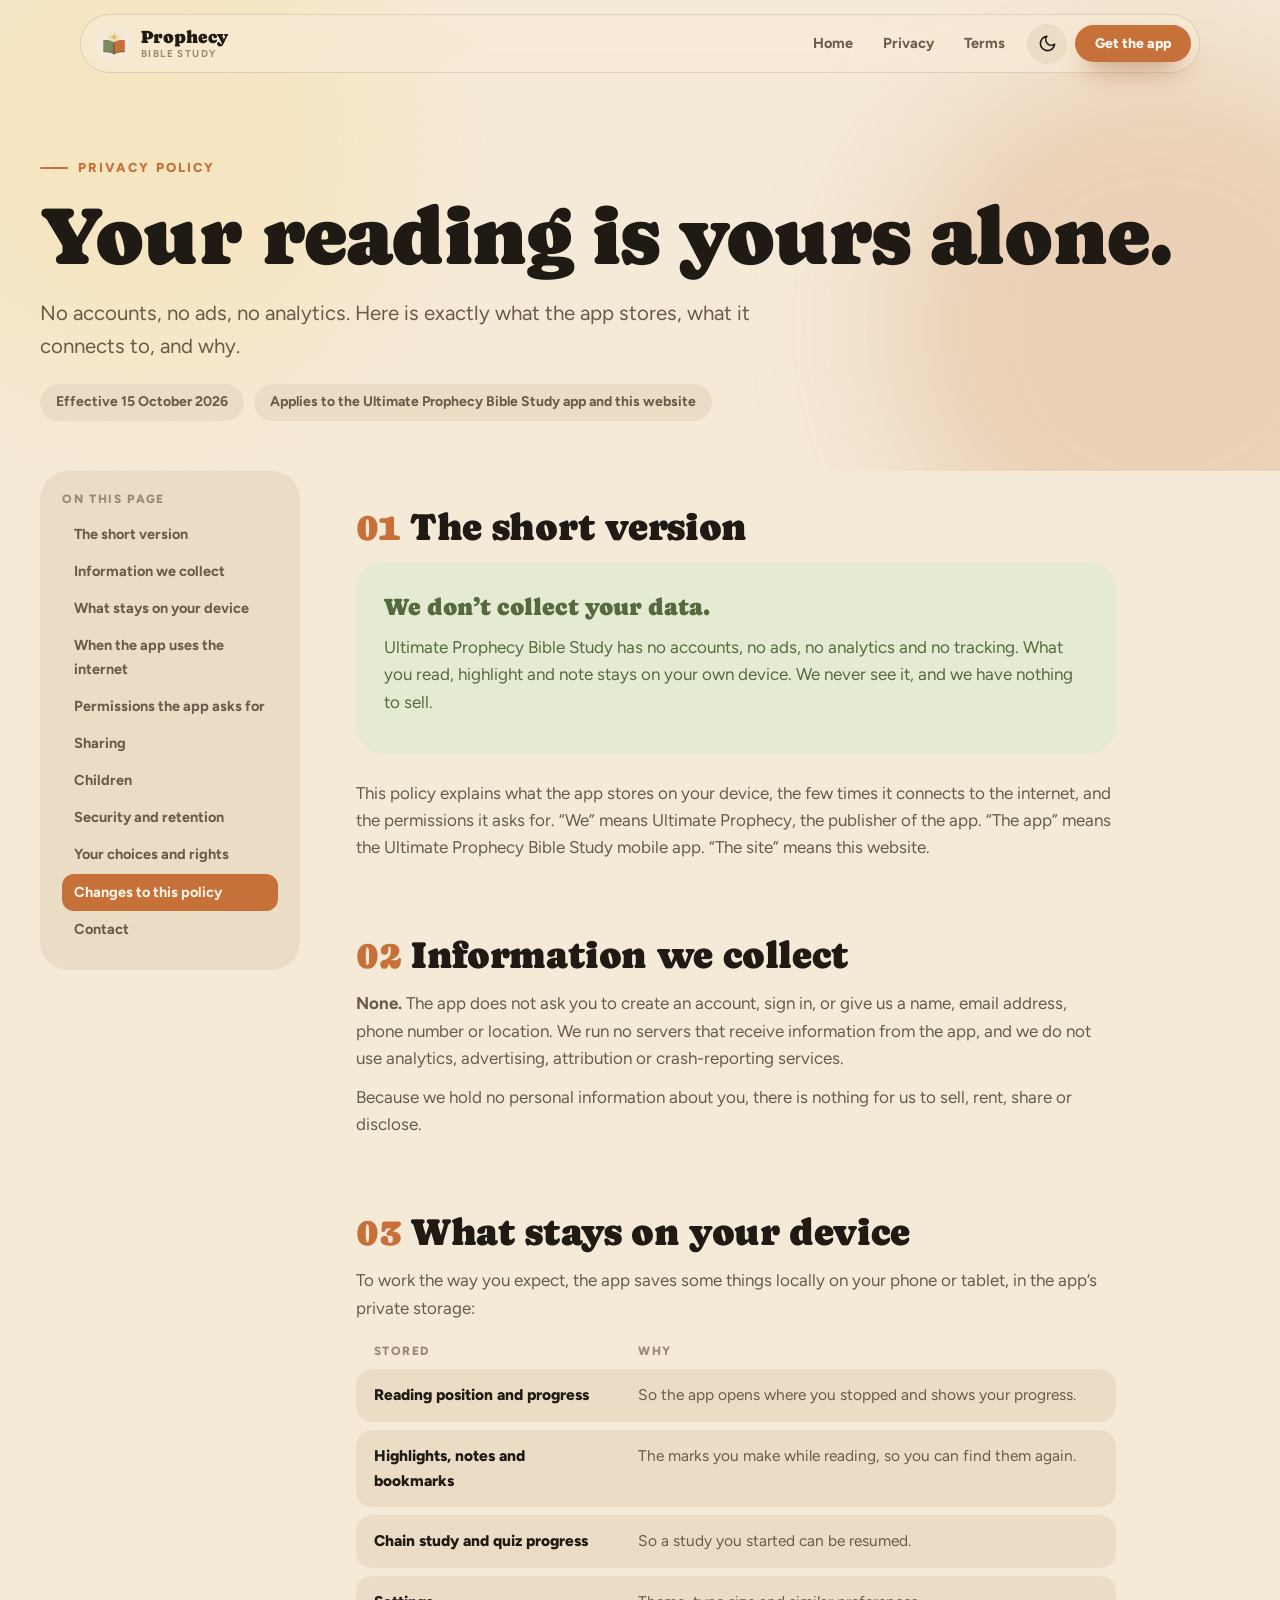
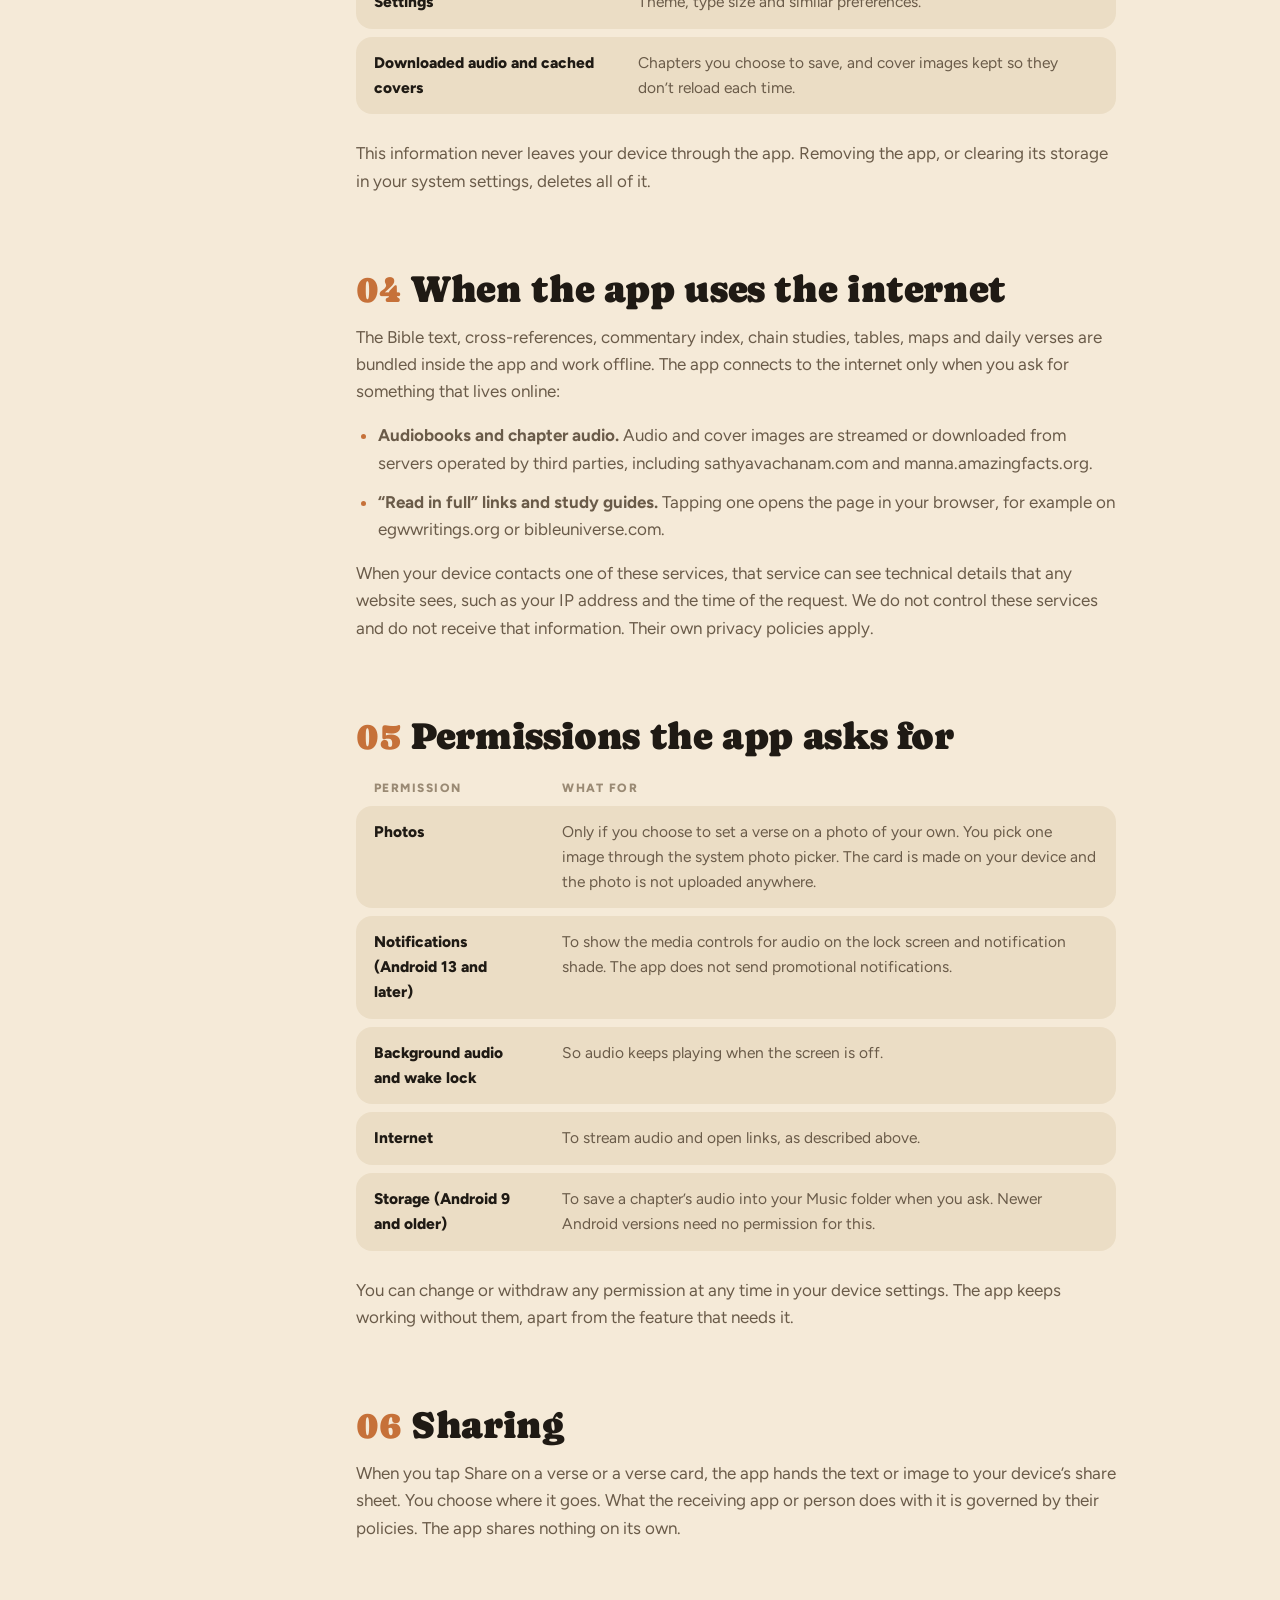
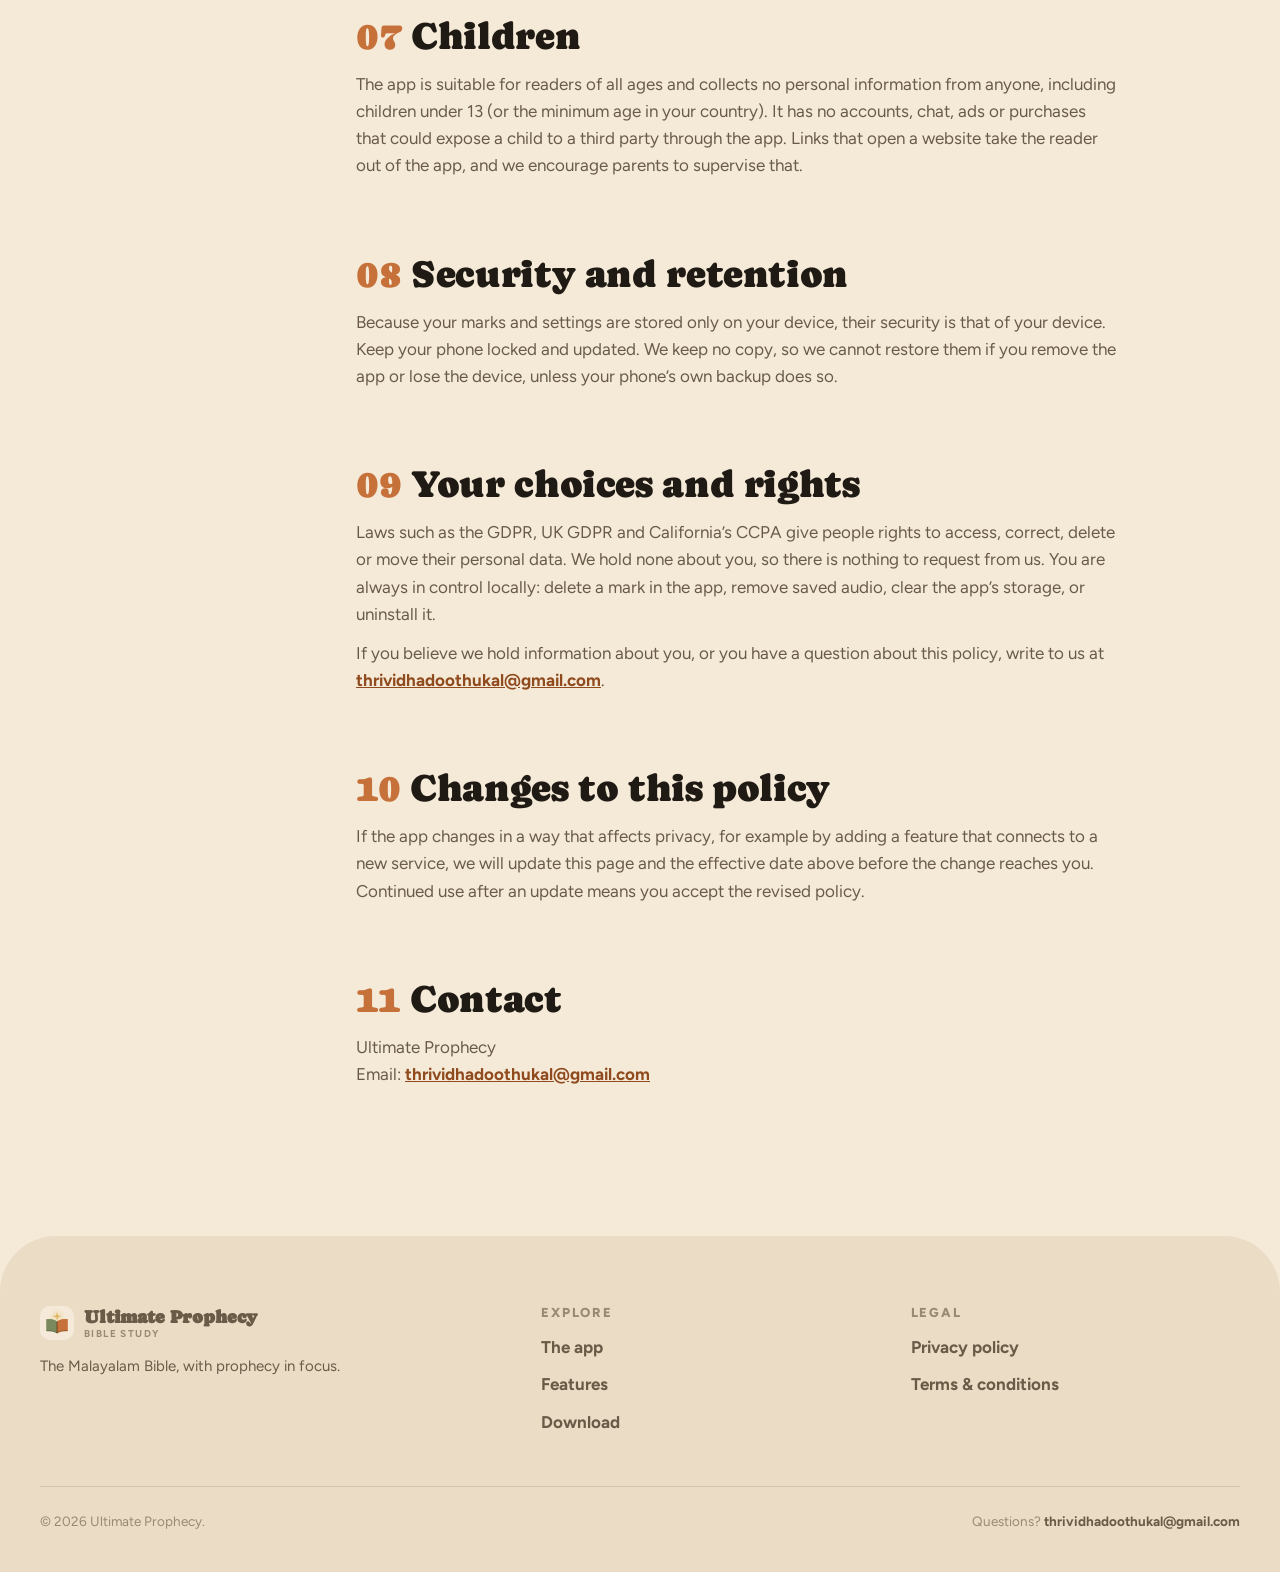
<file: malayalam_prophecy_study_bible/privacy.html>
<!doctype html>
<html lang="en">
<head>
<meta charset="utf-8">
<meta name="viewport" content="width=device-width,initial-scale=1,viewport-fit=cover">
<title>Privacy policy — Ultimate Prophecy Bible Study</title>
<meta name="description" content="Ultimate Prophecy Bible Study collects no personal data. Here is exactly what the app stores on your device and when it connects to the internet.">
<meta name="theme-color" content="#f5ead8" media="(prefers-color-scheme: light)">
<meta name="theme-color" content="#1c1b19" media="(prefers-color-scheme: dark)">
<link rel="icon" type="image/png" href="assets/favicon.png">
<link rel="apple-touch-icon" href="assets/apple-touch-icon.png">
<link rel="stylesheet" href="assets/site.css">
<script>try{var t=localStorage.getItem("upbs-theme");if(t)document.documentElement.setAttribute("data-theme",t)}catch(e){}</script>
</head>
<body>
<a class="skip" href="#main">Skip to content</a>
<div class="progress" aria-hidden="true"><i></i></div>
<header class="nav">
  <div class="nav-in">
    <a class="brand" href="index.html" aria-label="Ultimate Prophecy Bible Study — home">
      <img src="assets/icon.webp" width="34" height="34" alt="">
      <span>Prophecy<small>Bible Study</small></span>
    </a>
    <nav class="nav-links" aria-label="Primary">
      <a href="index.html">Home</a>
      <a href="privacy.html">Privacy</a>
      <a href="terms.html">Terms</a>
    </nav>
    <button class="icon-btn" data-theme-toggle aria-label="Toggle light and dark theme">
      <svg class="moon" viewBox="0 0 24 24" fill="none" stroke="currentColor" stroke-width="2" stroke-linecap="round" stroke-linejoin="round"><path d="M21 12.8A9 9 0 1 1 11.2 3a7 7 0 0 0 9.8 9.8z"/></svg>
      <svg class="sun" viewBox="0 0 24 24" fill="none" stroke="currentColor" stroke-width="2" stroke-linecap="round"><circle cx="12" cy="12" r="4"/><path d="M12 2v2M12 20v2M4.9 4.9l1.4 1.4M17.7 17.7l1.4 1.4M2 12h2M20 12h2M4.9 19.1l1.4-1.4M17.7 6.3l1.4-1.4"/></svg>
    </button>
    <a class="btn sm" href="index.html#get">Get the app</a>
    <button class="icon-btn burger" aria-label="Menu" aria-expanded="false">
      <svg viewBox="0 0 24 24" fill="none" stroke="currentColor" stroke-width="2.2" stroke-linecap="round"><path d="M4 7h16M4 12h16M4 17h16"/></svg>
    </button>
  </div>
</header>
<main id="main">
<section class="legal-hero">
  <div class="sky" style="position:absolute;inset:0;z-index:-1;overflow:hidden" aria-hidden="true"><i class="blob a"></i><i class="blob b"></i></div>
  <div class="wrap">
    <span class="eyebrow">Privacy policy</span>
    <h1>Your reading is yours alone.</h1>
    <p class="lead">No accounts, no ads, no analytics. Here is exactly what the app stores, what it connects to, and why.</p>
    <div class="meta"><span>Effective 15 October 2026</span><span>Applies to the Ultimate Prophecy Bible Study app and this website</span></div>
  </div>
</section>
<div class="wrap legal">
  <aside class="toc" aria-label="On this page"><h4>On this page</h4>
    <a href="#summary">The short version</a>
    <a href="#collect">Information we collect</a>
    <a href="#device">What stays on your device</a>
    <a href="#network">When the app uses the internet</a>
    <a href="#permissions">Permissions the app asks for</a>
    <a href="#sharing">Sharing</a>
    <a href="#children">Children</a>
    <a href="#security">Security and retention</a>
    <a href="#rights">Your choices and rights</a>
    <a href="#changes">Changes to this policy</a>
    <a href="#contact">Contact</a>
  </aside>
  <article class="doc">
    <section id="summary"><h2><span>01</span>The short version</h2>

<div class="callout"><b>We don’t collect your data.</b>
<p>Ultimate Prophecy Bible Study has no accounts, no ads, no analytics and no tracking. What you read, highlight and note stays on your own device. We never see it, and we have nothing to sell.</p></div>
<p>This policy explains what the app stores on your device, the few times it connects to the internet, and the permissions it asks for. “We” means Ultimate Prophecy, the publisher of the app. “The app” means the Ultimate Prophecy Bible Study mobile app. “The site” means this website.</p>
    </section>
    <section id="collect"><h2><span>02</span>Information we collect</h2>

<p><strong>None.</strong> The app does not ask you to create an account, sign in, or give us a name, email address, phone number or location. We run no servers that receive information from the app, and we do not use analytics, advertising, attribution or crash-reporting services.</p>
<p>Because we hold no personal information about you, there is nothing for us to sell, rent, share or disclose.</p>
    </section>
    <section id="device"><h2><span>03</span>What stays on your device</h2>

<p>To work the way you expect, the app saves some things locally on your phone or tablet, in the app’s private storage:</p>
<table class="table"><tr><th>Stored</th><th>Why</th></tr>
<tr><td>Reading position and progress</td><td>So the app opens where you stopped and shows your progress.</td></tr>
<tr><td>Highlights, notes and bookmarks</td><td>The marks you make while reading, so you can find them again.</td></tr>
<tr><td>Chain study and quiz progress</td><td>So a study you started can be resumed.</td></tr>
<tr><td>Settings</td><td>Theme, type size and similar preferences.</td></tr>
<tr><td>Downloaded audio and cached covers</td><td>Chapters you choose to save, and cover images kept so they don’t reload each time.</td></tr></table>
<p>This information never leaves your device through the app. Removing the app, or clearing its storage in your system settings, deletes all of it.</p>
    </section>
    <section id="network"><h2><span>04</span>When the app uses the internet</h2>

<p>The Bible text, cross-references, commentary index, chain studies, tables, maps and daily verses are bundled inside the app and work offline. The app connects to the internet only when you ask for something that lives online:</p>
<ul>
<li><strong>Audiobooks and chapter audio.</strong> Audio and cover images are streamed or downloaded from servers operated by third parties, including sathyavachanam.com and manna.amazingfacts.org.</li>
<li><strong>“Read in full” links and study guides.</strong> Tapping one opens the page in your browser, for example on egwwritings.org or bibleuniverse.com.</li>
</ul>
<p>When your device contacts one of these services, that service can see technical details that any website sees, such as your IP address and the time of the request. We do not control these services and do not receive that information. Their own privacy policies apply.</p>
    </section>
    <section id="permissions"><h2><span>05</span>Permissions the app asks for</h2>

<table class="table"><tr><th>Permission</th><th>What for</th></tr>
<tr><td>Photos</td><td>Only if you choose to set a verse on a photo of your own. You pick one image through the system photo picker. The card is made on your device and the photo is not uploaded anywhere.</td></tr>
<tr><td>Notifications (Android 13 and later)</td><td>To show the media controls for audio on the lock screen and notification shade. The app does not send promotional notifications.</td></tr>
<tr><td>Background audio and wake lock</td><td>So audio keeps playing when the screen is off.</td></tr>
<tr><td>Internet</td><td>To stream audio and open links, as described above.</td></tr>
<tr><td>Storage (Android 9 and older)</td><td>To save a chapter’s audio into your Music folder when you ask. Newer Android versions need no permission for this.</td></tr></table>
<p>You can change or withdraw any permission at any time in your device settings. The app keeps working without them, apart from the feature that needs it.</p>
    </section>
    <section id="sharing"><h2><span>06</span>Sharing</h2>

<p>When you tap Share on a verse or a verse card, the app hands the text or image to your device’s share sheet. You choose where it goes. What the receiving app or person does with it is governed by their policies. The app shares nothing on its own.</p>
    </section>
    <section id="children"><h2><span>07</span>Children</h2>

<p>The app is suitable for readers of all ages and collects no personal information from anyone, including children under 13 (or the minimum age in your country). It has no accounts, chat, ads or purchases that could expose a child to a third party through the app. Links that open a website take the reader out of the app, and we encourage parents to supervise that.</p>
    </section>
    <section id="security"><h2><span>08</span>Security and retention</h2>

<p>Because your marks and settings are stored only on your device, their security is that of your device. Keep your phone locked and updated. We keep no copy, so we cannot restore them if you remove the app or lose the device, unless your phone’s own backup does so.</p>
    </section>
    <section id="rights"><h2><span>09</span>Your choices and rights</h2>

<p>Laws such as the GDPR, UK GDPR and California’s CCPA give people rights to access, correct, delete or move their personal data. We hold none about you, so there is nothing to request from us. You are always in control locally: delete a mark in the app, remove saved audio, clear the app’s storage, or uninstall it.</p>
<p>If you believe we hold information about you, or you have a question about this policy, write to us at <a href="mailto:thrividhadoothukal@gmail.com">thrividhadoothukal@gmail.com</a>.</p>
    </section>
    <section id="changes"><h2><span>10</span>Changes to this policy</h2>

<p>If the app changes in a way that affects privacy, for example by adding a feature that connects to a new service, we will update this page and the effective date above before the change reaches you. Continued use after an update means you accept the revised policy.</p>
    </section>
    <section id="contact"><h2><span>11</span>Contact</h2>

<p>Ultimate Prophecy<br>Email: <a href="mailto:thrividhadoothukal@gmail.com">thrividhadoothukal@gmail.com</a></p>
    </section>
  </article>
</div>
</main>
<footer class="foot">
  <div class="wrap">
    <div class="foot-grid">
      <div>
        <a class="brand" href="index.html"><img src="assets/icon.webp" width="34" height="34" alt=""><span>Ultimate Prophecy<small>Bible Study</small></span></a>
        <p class="about">The Malayalam Bible, with prophecy in focus.</p>
      </div>
      <div><h4>Explore</h4><ul><li><a href="index.html#tour">The app</a></li><li><a href="index.html#features">Features</a></li><li><a href="index.html#get">Download</a></li></ul></div>
      <div><h4>Legal</h4><ul><li><a href="privacy.html">Privacy policy</a></li><li><a href="terms.html">Terms &amp; conditions</a></li></ul></div>
    </div>
    <div class="fine"><span>© 2026 Ultimate Prophecy.</span><span>Questions? <a href="mailto:thrividhadoothukal@gmail.com">thrividhadoothukal@gmail.com</a></span></div>
  </div>
</footer>
<script src="assets/site.js" defer></script>
</body>
</html>
</file>
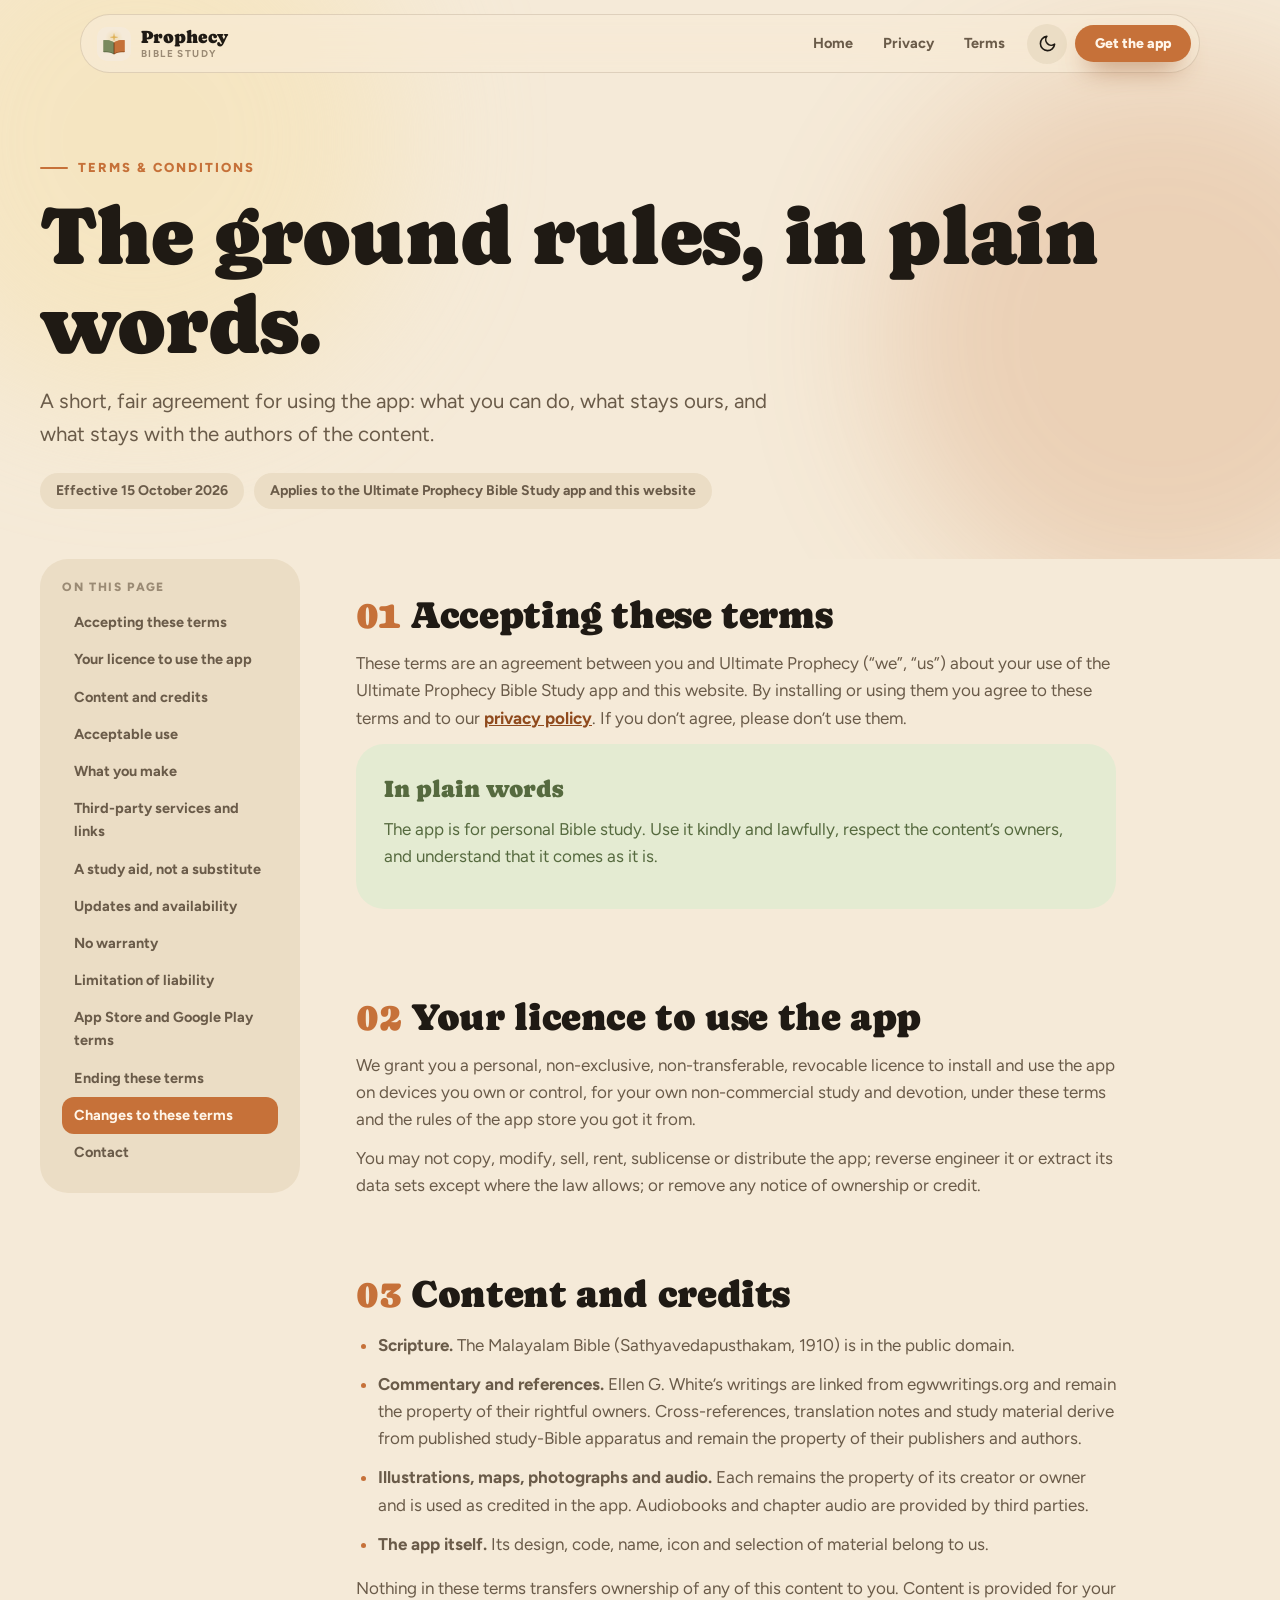
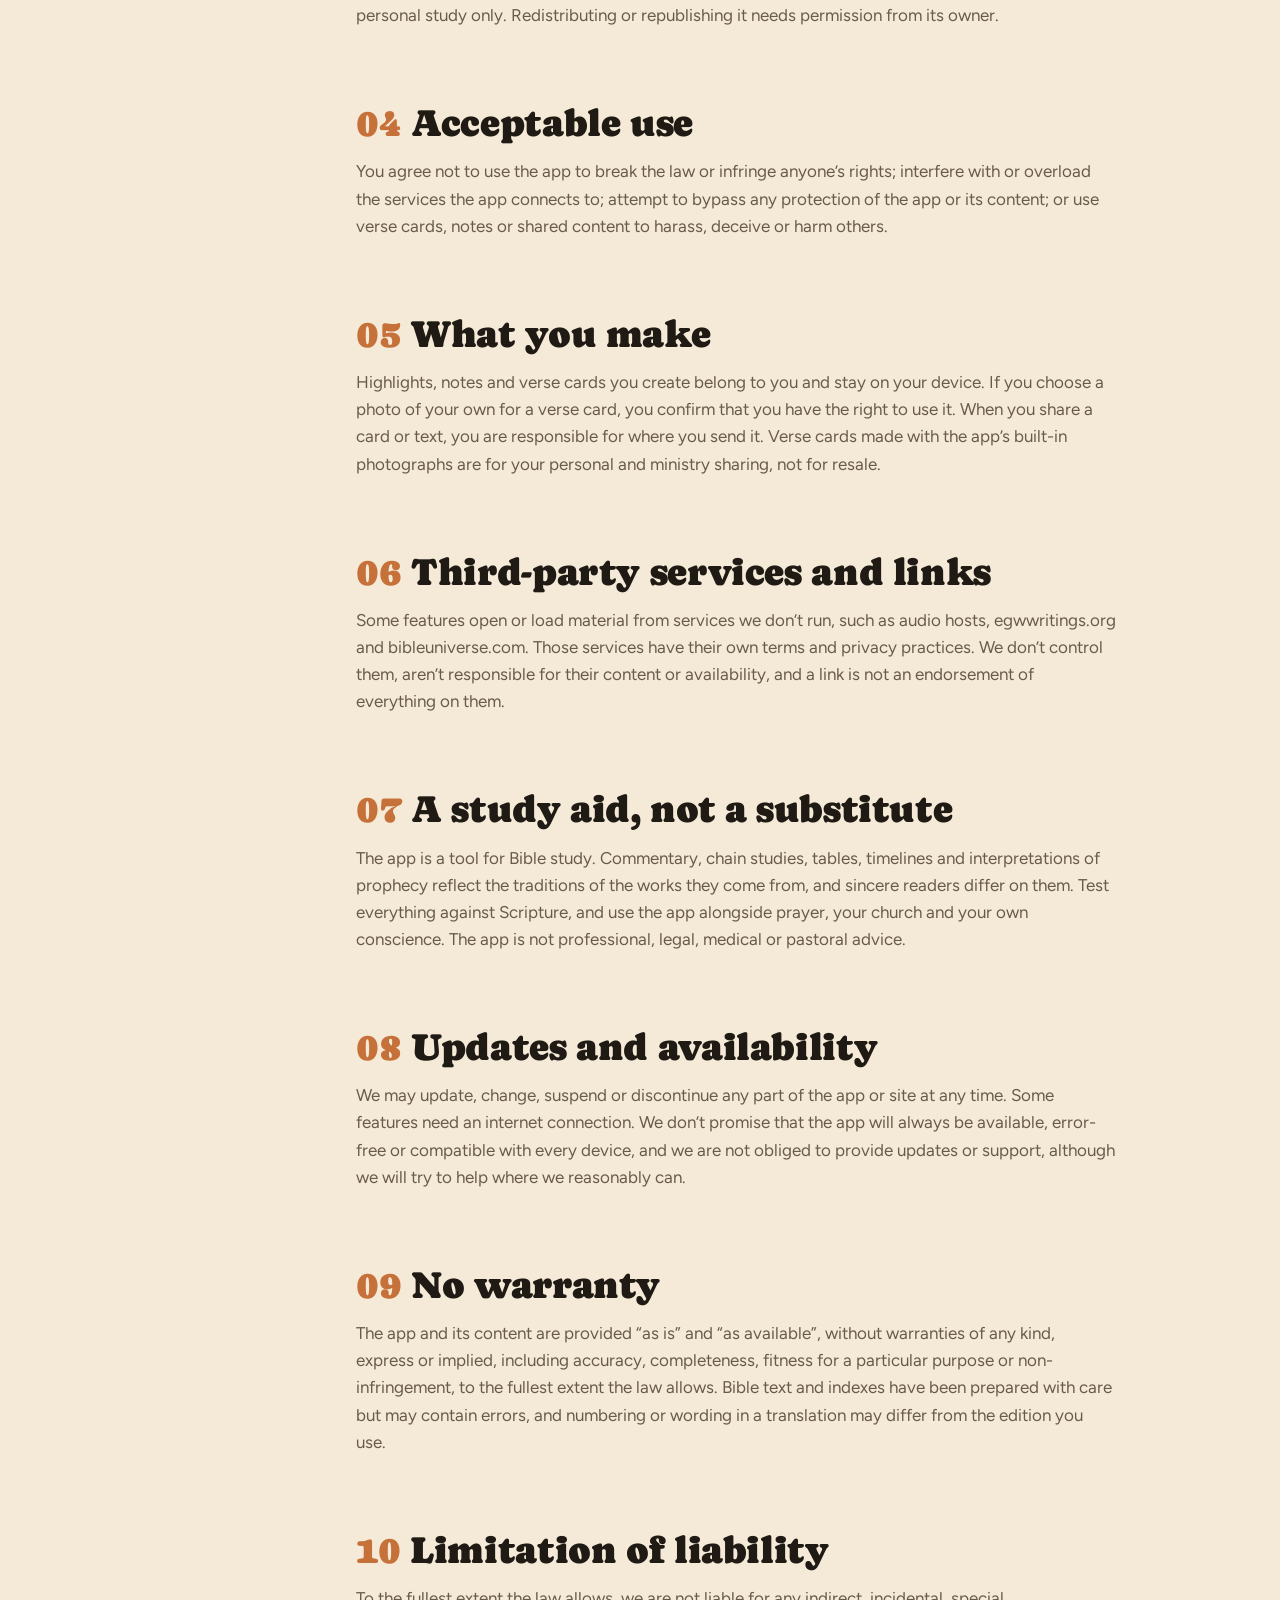
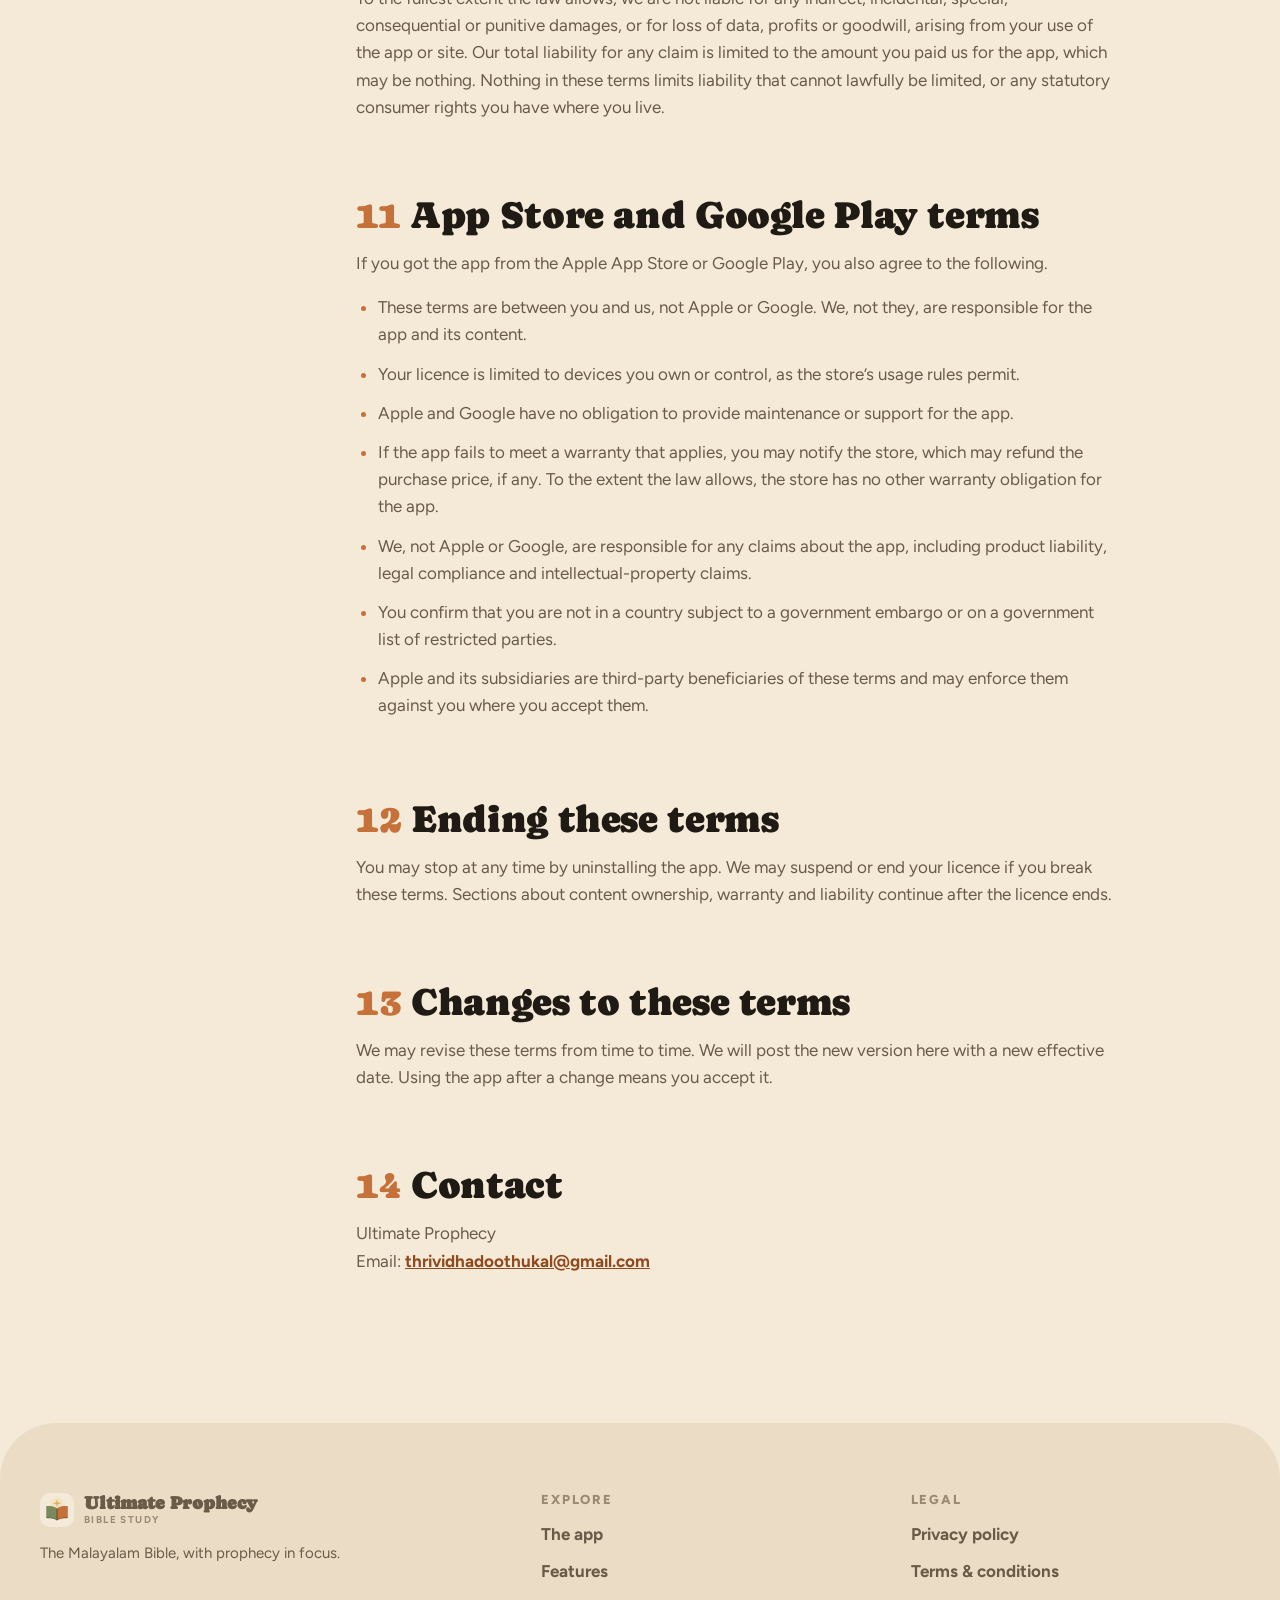
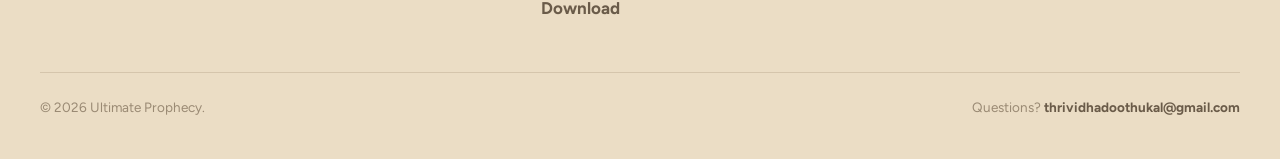
<file: malayalam_prophecy_study_bible/terms.html>
<!doctype html>
<html lang="en">
<head>
<meta charset="utf-8">
<meta name="viewport" content="width=device-width,initial-scale=1,viewport-fit=cover">
<title>Terms & conditions — Ultimate Prophecy Bible Study</title>
<meta name="description" content="The terms for using the Ultimate Prophecy Bible Study app and website.">
<meta name="theme-color" content="#f5ead8" media="(prefers-color-scheme: light)">
<meta name="theme-color" content="#1c1b19" media="(prefers-color-scheme: dark)">
<link rel="icon" type="image/png" href="assets/favicon.png">
<link rel="apple-touch-icon" href="assets/apple-touch-icon.png">
<link rel="stylesheet" href="assets/site.css">
<script>try{var t=localStorage.getItem("upbs-theme");if(t)document.documentElement.setAttribute("data-theme",t)}catch(e){}</script>
</head>
<body>
<a class="skip" href="#main">Skip to content</a>
<div class="progress" aria-hidden="true"><i></i></div>
<header class="nav">
  <div class="nav-in">
    <a class="brand" href="index.html" aria-label="Ultimate Prophecy Bible Study — home">
      <img src="assets/icon.webp" width="34" height="34" alt="">
      <span>Prophecy<small>Bible Study</small></span>
    </a>
    <nav class="nav-links" aria-label="Primary">
      <a href="index.html">Home</a>
      <a href="privacy.html">Privacy</a>
      <a href="terms.html">Terms</a>
    </nav>
    <button class="icon-btn" data-theme-toggle aria-label="Toggle light and dark theme">
      <svg class="moon" viewBox="0 0 24 24" fill="none" stroke="currentColor" stroke-width="2" stroke-linecap="round" stroke-linejoin="round"><path d="M21 12.8A9 9 0 1 1 11.2 3a7 7 0 0 0 9.8 9.8z"/></svg>
      <svg class="sun" viewBox="0 0 24 24" fill="none" stroke="currentColor" stroke-width="2" stroke-linecap="round"><circle cx="12" cy="12" r="4"/><path d="M12 2v2M12 20v2M4.9 4.9l1.4 1.4M17.7 17.7l1.4 1.4M2 12h2M20 12h2M4.9 19.1l1.4-1.4M17.7 6.3l1.4-1.4"/></svg>
    </button>
    <a class="btn sm" href="index.html#get">Get the app</a>
    <button class="icon-btn burger" aria-label="Menu" aria-expanded="false">
      <svg viewBox="0 0 24 24" fill="none" stroke="currentColor" stroke-width="2.2" stroke-linecap="round"><path d="M4 7h16M4 12h16M4 17h16"/></svg>
    </button>
  </div>
</header>
<main id="main">
<section class="legal-hero">
  <div class="sky" style="position:absolute;inset:0;z-index:-1;overflow:hidden" aria-hidden="true"><i class="blob a"></i><i class="blob b"></i></div>
  <div class="wrap">
    <span class="eyebrow">Terms &amp; conditions</span>
    <h1>The ground rules, in plain words.</h1>
    <p class="lead">A short, fair agreement for using the app: what you can do, what stays ours, and what stays with the authors of the content.</p>
    <div class="meta"><span>Effective 15 October 2026</span><span>Applies to the Ultimate Prophecy Bible Study app and this website</span></div>
  </div>
</section>
<div class="wrap legal">
  <aside class="toc" aria-label="On this page"><h4>On this page</h4>
    <a href="#accept">Accepting these terms</a>
    <a href="#licence">Your licence to use the app</a>
    <a href="#content">Content and credits</a>
    <a href="#use">Acceptable use</a>
    <a href="#yours">What you make</a>
    <a href="#third">Third-party services and links</a>
    <a href="#faith">A study aid, not a substitute</a>
    <a href="#avail">Updates and availability</a>
    <a href="#warranty">No warranty</a>
    <a href="#liability">Limitation of liability</a>
    <a href="#store">App Store and Google Play terms</a>
    <a href="#end">Ending these terms</a>
    <a href="#changes">Changes to these terms</a>
    <a href="#contact">Contact</a>
  </aside>
  <article class="doc">
    <section id="accept"><h2><span>01</span>Accepting these terms</h2>

<p>These terms are an agreement between you and Ultimate Prophecy (“we”, “us”) about your use of the Ultimate Prophecy Bible Study app and this website. By installing or using them you agree to these terms and to our <a href="privacy.html">privacy policy</a>. If you don’t agree, please don’t use them.</p>
<div class="callout"><b>In plain words</b><p>The app is for personal Bible study. Use it kindly and lawfully, respect the content’s owners, and understand that it comes as it is.</p></div>
    </section>
    <section id="licence"><h2><span>02</span>Your licence to use the app</h2>

<p>We grant you a personal, non-exclusive, non-transferable, revocable licence to install and use the app on devices you own or control, for your own non-commercial study and devotion, under these terms and the rules of the app store you got it from.</p>
<p>You may not copy, modify, sell, rent, sublicense or distribute the app; reverse engineer it or extract its data sets except where the law allows; or remove any notice of ownership or credit.</p>
    </section>
    <section id="content"><h2><span>03</span>Content and credits</h2>

<ul>
<li><strong>Scripture.</strong> The Malayalam Bible (Sathyavedapusthakam, 1910) is in the public domain.</li>
<li><strong>Commentary and references.</strong> Ellen G. White’s writings are linked from egwwritings.org and remain the property of their rightful owners. Cross-references, translation notes and study material derive from published study-Bible apparatus and remain the property of their publishers and authors.</li>
<li><strong>Illustrations, maps, photographs and audio.</strong> Each remains the property of its creator or owner and is used as credited in the app. Audiobooks and chapter audio are provided by third parties.</li>
<li><strong>The app itself.</strong> Its design, code, name, icon and selection of material belong to us.</li>
</ul>
<p>Nothing in these terms transfers ownership of any of this content to you. Content is provided for your personal study only. Redistributing or republishing it needs permission from its owner.</p>
    </section>
    <section id="use"><h2><span>04</span>Acceptable use</h2>

<p>You agree not to use the app to break the law or infringe anyone’s rights; interfere with or overload the services the app connects to; attempt to bypass any protection of the app or its content; or use verse cards, notes or shared content to harass, deceive or harm others.</p>
    </section>
    <section id="yours"><h2><span>05</span>What you make</h2>

<p>Highlights, notes and verse cards you create belong to you and stay on your device. If you choose a photo of your own for a verse card, you confirm that you have the right to use it. When you share a card or text, you are responsible for where you send it. Verse cards made with the app’s built-in photographs are for your personal and ministry sharing, not for resale.</p>
    </section>
    <section id="third"><h2><span>06</span>Third-party services and links</h2>

<p>Some features open or load material from services we don’t run, such as audio hosts, egwwritings.org and bibleuniverse.com. Those services have their own terms and privacy practices. We don’t control them, aren’t responsible for their content or availability, and a link is not an endorsement of everything on them.</p>
    </section>
    <section id="faith"><h2><span>07</span>A study aid, not a substitute</h2>

<p>The app is a tool for Bible study. Commentary, chain studies, tables, timelines and interpretations of prophecy reflect the traditions of the works they come from, and sincere readers differ on them. Test everything against Scripture, and use the app alongside prayer, your church and your own conscience. The app is not professional, legal, medical or pastoral advice.</p>
    </section>
    <section id="avail"><h2><span>08</span>Updates and availability</h2>

<p>We may update, change, suspend or discontinue any part of the app or site at any time. Some features need an internet connection. We don’t promise that the app will always be available, error-free or compatible with every device, and we are not obliged to provide updates or support, although we will try to help where we reasonably can.</p>
    </section>
    <section id="warranty"><h2><span>09</span>No warranty</h2>

<p>The app and its content are provided “as is” and “as available”, without warranties of any kind, express or implied, including accuracy, completeness, fitness for a particular purpose or non-infringement, to the fullest extent the law allows. Bible text and indexes have been prepared with care but may contain errors, and numbering or wording in a translation may differ from the edition you use.</p>
    </section>
    <section id="liability"><h2><span>10</span>Limitation of liability</h2>

<p>To the fullest extent the law allows, we are not liable for any indirect, incidental, special, consequential or punitive damages, or for loss of data, profits or goodwill, arising from your use of the app or site. Our total liability for any claim is limited to the amount you paid us for the app, which may be nothing. Nothing in these terms limits liability that cannot lawfully be limited, or any statutory consumer rights you have where you live.</p>
    </section>
    <section id="store"><h2><span>11</span>App Store and Google Play terms</h2>

<p>If you got the app from the Apple App Store or Google Play, you also agree to the following.</p>
<ul>
<li>These terms are between you and us, not Apple or Google. We, not they, are responsible for the app and its content.</li>
<li>Your licence is limited to devices you own or control, as the store’s usage rules permit.</li>
<li>Apple and Google have no obligation to provide maintenance or support for the app.</li>
<li>If the app fails to meet a warranty that applies, you may notify the store, which may refund the purchase price, if any. To the extent the law allows, the store has no other warranty obligation for the app.</li>
<li>We, not Apple or Google, are responsible for any claims about the app, including product liability, legal compliance and intellectual-property claims.</li>
<li>You confirm that you are not in a country subject to a government embargo or on a government list of restricted parties.</li>
<li>Apple and its subsidiaries are third-party beneficiaries of these terms and may enforce them against you where you accept them.</li>
</ul>
    </section>
    <section id="end"><h2><span>12</span>Ending these terms</h2>

<p>You may stop at any time by uninstalling the app. We may suspend or end your licence if you break these terms. Sections about content ownership, warranty and liability continue after the licence ends.</p>
    </section>
    <section id="changes"><h2><span>13</span>Changes to these terms</h2>

<p>We may revise these terms from time to time. We will post the new version here with a new effective date. Using the app after a change means you accept it.</p>
    </section>
    <section id="contact"><h2><span>14</span>Contact</h2>

<p>Ultimate Prophecy<br>Email: <a href="mailto:thrividhadoothukal@gmail.com">thrividhadoothukal@gmail.com</a></p>
    </section>
  </article>
</div>
</main>
<footer class="foot">
  <div class="wrap">
    <div class="foot-grid">
      <div>
        <a class="brand" href="index.html"><img src="assets/icon.webp" width="34" height="34" alt=""><span>Ultimate Prophecy<small>Bible Study</small></span></a>
        <p class="about">The Malayalam Bible, with prophecy in focus.</p>
      </div>
      <div><h4>Explore</h4><ul><li><a href="index.html#tour">The app</a></li><li><a href="index.html#features">Features</a></li><li><a href="index.html#get">Download</a></li></ul></div>
      <div><h4>Legal</h4><ul><li><a href="privacy.html">Privacy policy</a></li><li><a href="terms.html">Terms &amp; conditions</a></li></ul></div>
    </div>
    <div class="fine"><span>© 2026 Ultimate Prophecy.</span><span>Questions? <a href="mailto:thrividhadoothukal@gmail.com">thrividhadoothukal@gmail.com</a></span></div>
  </div>
</footer>
<script src="assets/site.js" defer></script>
</body>
</html>
</file>
<file: malayalam_prophecy_study_bible/assets/site.css>
/* Ultimate Prophecy Bible Study — site. Organic design system: cream ground,
   sand surfaces, terracotta + sage, Caprasimo display, Figtree body. */
@font-face{font-family:"Caprasimo";src:url(fonts/Caprasimo.ttf) format("truetype");font-display:swap}
@font-face{font-family:"Figtree";src:url(fonts/Figtree.ttf) format("truetype");font-weight:300 900;font-display:swap}
@font-face{font-family:"Baloo Chettan 2";src:url(fonts/BalooChettan2.ttf) format("truetype");font-weight:400 800;font-display:swap;unicode-range:U+0D00-0D7F,U+200C-200D}
@font-face{font-family:"Noto Sans Malayalam";src:url(fonts/NotoSansMalayalam.ttf) format("truetype");font-weight:100 900;font-display:swap;unicode-range:U+0D00-0D7F,U+200C-200D}

:root{
  --bg:#f5ead8; --bg2:#efe1c9; --sand:#ebddc5; --sand2:#e2d0b0; --card:#fbf4e6;
  --ink:#1f1a14; --ink2:#6a5b49; --ink3:#9a8a74; --line:rgba(80,55,25,.14);
  --terra:#c67139; --terra-d:#8f4a1d; --terra-l:#e8a074; --on-terra:#fff6ea;
  --sage:#7a8a5e; --sage-d:#566a3f; --sage-l:#e4ebd2;
  --gold:#dfae52; --gold-l:#f6e2b0;
  --shadow:0 30px 60px -24px rgba(110,60,20,.35),0 12px 24px -12px rgba(110,60,20,.25);
  --r-xl:36px; --r-lg:28px; --r-md:20px;
  --display:"Caprasimo","Baloo Chettan 2",Georgia,serif;
  --body:"Figtree","Noto Sans Malayalam",system-ui,-apple-system,"Segoe UI",sans-serif;
  --ml:"Baloo Chettan 2","Noto Sans Malayalam",sans-serif;
  --ease:cubic-bezier(.22,1,.36,1);
  color-scheme:light;
}
:root[data-theme="dark"]{
  --bg:#1c1b19; --bg2:#22201d; --sand:#2d2a26; --sand2:#38342e; --card:#272420;
  --ink:#f5ead8; --ink2:#bdae98; --ink3:#8a7d6b; --line:rgba(245,234,216,.12);
  --terra:#f7a06b; --terra-d:#f7b88c; --terra-l:#c67139; --on-terra:#2a1708;
  --sage:#a2b383; --sage-d:#b9c99c; --sage-l:#2f3626;
  --gold:#e9bd62; --gold-l:#4a3a17;
  --shadow:0 30px 60px -24px rgba(0,0,0,.7),0 12px 24px -12px rgba(0,0,0,.5);
  color-scheme:dark;
}
@media (prefers-color-scheme:dark){
  :root:not([data-theme="light"]){
    --bg:#1c1b19; --bg2:#22201d; --sand:#2d2a26; --sand2:#38342e; --card:#272420;
    --ink:#f5ead8; --ink2:#bdae98; --ink3:#8a7d6b; --line:rgba(245,234,216,.12);
    --terra:#f7a06b; --terra-d:#f7b88c; --terra-l:#c67139; --on-terra:#2a1708;
    --sage:#a2b383; --sage-d:#b9c99c; --sage-l:#2f3626;
    --gold:#e9bd62; --gold-l:#4a3a17;
    --shadow:0 30px 60px -24px rgba(0,0,0,.7),0 12px 24px -12px rgba(0,0,0,.5);
    color-scheme:dark;
  }
}

*,*::before,*::after{box-sizing:border-box}
html{scroll-behavior:smooth;-webkit-text-size-adjust:100%}
html{overflow-x:clip}
body{margin:0;background:var(--bg);color:var(--ink);font-family:var(--body);font-size:17px;line-height:1.6;
  -webkit-font-smoothing:antialiased;overflow-x:clip;transition:background .5s var(--ease),color .5s var(--ease)}
img,video,svg{display:block;max-width:100%}
a{color:inherit}
h1,h2,h3,h4{margin:0;font-family:var(--display);font-weight:400;line-height:1.08;letter-spacing:-.01em}
p{margin:0}
::selection{background:var(--terra);color:var(--on-terra)}
:focus-visible{outline:3px solid var(--terra);outline-offset:3px;border-radius:8px}
.ml{font-family:var(--ml)}
.wrap{width:min(1200px,100% - 40px);margin-inline:auto}
.eyebrow{display:inline-flex;align-items:center;gap:10px;font-size:13px;font-weight:800;letter-spacing:.16em;
  text-transform:uppercase;color:var(--terra)}
.eyebrow::before{content:"";width:28px;height:2px;background:currentColor;border-radius:2px}
.eyebrow.sage{color:var(--sage-d)}
.h2{font-size:clamp(36px,5.2vw,68px)}
.lead{font-size:clamp(18px,1.6vw,21px);color:var(--ink2);max-width:56ch}
section{position:relative}
.skip{position:absolute;left:-999px;top:8px;background:var(--terra);color:var(--on-terra);padding:10px 16px;border-radius:99px;z-index:200}
.skip:focus{left:12px}

/* progress + nav */
.progress{position:fixed;inset:0 0 auto 0;height:4px;z-index:120;background:transparent;pointer-events:none}
.progress i{display:block;height:100%;width:100%;transform-origin:0 50%;transform:scaleX(0);
  background:linear-gradient(90deg,var(--sage),var(--gold),var(--terra))}
.nav{position:fixed;top:14px;left:0;right:0;z-index:100;pointer-events:none}
.nav-in{pointer-events:auto;width:min(1120px,100% - 28px);margin-inline:auto;display:flex;align-items:center;gap:8px;
  padding:8px 8px 8px 16px;border-radius:99px;background:color-mix(in srgb,var(--bg) 72%,transparent);
  backdrop-filter:blur(18px) saturate(1.4);-webkit-backdrop-filter:blur(18px) saturate(1.4);
  border:1px solid var(--line);transition:box-shadow .4s,background .4s}
.nav.scrolled .nav-in{box-shadow:0 18px 40px -20px rgba(90,50,15,.45)}
.brand{display:flex;align-items:center;gap:10px;text-decoration:none;font-family:var(--display);font-size:18px;line-height:1}
.brand img{width:34px;height:34px;border-radius:10px}
.brand small{display:block;font-family:var(--body);font-weight:700;font-size:10px;letter-spacing:.14em;text-transform:uppercase;color:var(--ink3);margin-top:3px}
.nav-links{display:flex;gap:2px;margin-left:auto}
.nav-links a{text-decoration:none;font-weight:700;font-size:14.5px;padding:9px 14px;border-radius:99px;color:var(--ink2);transition:.25s}
.nav-links a:hover{background:var(--sand);color:var(--ink)}
.icon-btn{width:40px;height:40px;border-radius:50%;border:0;background:var(--sand);color:var(--ink);display:grid;place-items:center;cursor:pointer;transition:.3s var(--ease)}
.icon-btn:hover{transform:rotate(18deg) scale(1.08);background:var(--sand2)}
.icon-btn svg{width:19px;height:19px}
.sun{display:none}
:root[data-theme="dark"] .sun{display:block}:root[data-theme="dark"] .moon{display:none}
@media (prefers-color-scheme:dark){:root:not([data-theme="light"]) .sun{display:block}:root:not([data-theme="light"]) .moon{display:none}}
.burger{display:none}

.btn{display:inline-flex;align-items:center;justify-content:center;gap:10px;padding:14px 26px;border-radius:99px;border:0;
  font:800 15.5px var(--body);text-decoration:none;cursor:pointer;background:var(--terra);color:var(--on-terra);
  box-shadow:0 14px 28px -12px color-mix(in srgb,var(--terra) 80%,#000);transition:transform .35s var(--ease),box-shadow .35s}
.btn:hover{transform:translateY(-3px);box-shadow:0 20px 34px -12px color-mix(in srgb,var(--terra) 90%,#000)}
.btn.ghost{background:var(--sand);color:var(--ink);box-shadow:none}
.btn.sm{padding:10px 20px;font-size:14px}

/* reveal system */
.rv{opacity:0;transform:translateY(46px);transition:opacity 1s var(--ease),transform 1.1s var(--ease);transition-delay:calc(var(--d,0)*90ms)}
.rv.l{transform:translateX(-60px)}.rv.r{transform:translateX(60px)}
.rv.s{transform:scale(.86)}
.rv.in{opacity:1;transform:none}
.words .w{display:inline-block;overflow:hidden;vertical-align:top;padding-bottom:.12em;margin-bottom:-.12em}
.words .w>span{display:inline-block;transform:translateY(112%) rotate(4deg);transition:transform 1.1s var(--ease);transition-delay:calc(var(--i)*70ms + 150ms)}
.words.in .w>span{transform:none}

/* phone */
.phone{position:relative;width:var(--pw,300px);aspect-ratio:1080/2340;border-radius:calc(var(--pw,300px)*.15);padding:calc(var(--pw,300px)*.032);
  background:linear-gradient(145deg,#3a3430,#14110f);box-shadow:var(--shadow),inset 0 0 0 1.5px #5a524b}
.phone::before{content:"";position:absolute;top:calc(var(--pw,300px)*.05);left:50%;translate:-50% 0;width:28%;height:calc(var(--pw,300px)*.07);
  background:#0b0a09;border-radius:99px;z-index:3}
.phone .scr{position:relative;width:100%;height:100%;border-radius:calc(var(--pw,300px)*.118);overflow:hidden;background:var(--bg)}
.phone .scr img{position:absolute;inset:0;width:100%;height:100%;object-fit:cover}
.glare{position:absolute;inset:0;background:linear-gradient(115deg,rgba(255,255,255,.16),transparent 38%);pointer-events:none;border-radius:inherit;z-index:2}

/* HERO */
.hero{min-height:100svh;padding:130px 0 90px;overflow:hidden;isolation:isolate}
.hero .sky{position:absolute;inset:0;z-index:-1;overflow:hidden}
.blob{position:absolute;border-radius:50%;filter:blur(70px);opacity:.55;animation:drift 18s ease-in-out infinite alternate}
.blob.a{width:520px;height:520px;background:var(--gold-l);top:-120px;left:-120px}
.blob.b{width:560px;height:560px;background:color-mix(in srgb,var(--terra) 38%,transparent);right:-160px;top:10%;animation-duration:23s}
.blob.c{width:440px;height:440px;background:color-mix(in srgb,var(--sage) 35%,transparent);left:30%;bottom:-200px;animation-duration:27s}
@keyframes drift{to{transform:translate(70px,50px) scale(1.18)}}
.dot{position:absolute;border-radius:50%;background:var(--gold);animation:twinkle var(--t,4s) ease-in-out infinite;animation-delay:var(--dl,0s);opacity:0}
@keyframes twinkle{0%,100%{opacity:0;transform:scale(.4)}50%{opacity:.9;transform:scale(1)}}
.ghost-ml{position:absolute;left:0;right:0;top:34%;text-align:center;font-family:var(--ml);font-weight:800;white-space:nowrap;
  font-size:clamp(90px,15vw,230px);color:transparent;-webkit-text-stroke:2px color-mix(in srgb,var(--terra) 16%,transparent);z-index:-1;user-select:none}
.hero-grid{display:grid;grid-template-columns:1.05fr .95fr;gap:40px;align-items:center}
.pill-note{display:inline-flex;align-items:center;gap:10px;padding:7px 16px 7px 8px;border-radius:99px;background:var(--sand);font-weight:700;font-size:13.5px;color:var(--ink2)}
.pill-note b{background:var(--sage);color:#fff;border-radius:99px;padding:3px 10px;font-size:11px;letter-spacing:.1em;text-transform:uppercase}
.hero h1{font-size:clamp(42px,5.7vw,84px);margin:22px 0 22px;line-height:1.02}
.hero h1 em{font-style:normal;color:var(--terra);position:relative;white-space:nowrap}
.hero h1 em svg{position:absolute;left:-2%;bottom:-.14em;width:104%;height:.3em;overflow:visible}
.hero h1 em path{stroke:var(--gold);stroke-width:7;fill:none;stroke-linecap:round;stroke-dasharray:420;stroke-dashoffset:420;transition:stroke-dashoffset 1.6s var(--ease) 1s}
.words.in em path{stroke-dashoffset:0}
.hero .lead{margin-bottom:34px}
.cta-row{display:flex;flex-wrap:wrap;gap:14px;align-items:center}
.trust{display:flex;flex-wrap:wrap;gap:8px 22px;margin-top:34px;color:var(--ink2);font-weight:700;font-size:14px}
.trust span{display:inline-flex;align-items:center;gap:8px}
.trust svg{width:18px;height:18px;color:var(--sage)}
.stage{position:relative;height:min(78vh,720px);min-height:560px;perspective:1400px}
.stage .p1{position:absolute;left:50%;top:50%;translate:-62% -50%;--pw:clamp(220px,25vw,310px);z-index:2}
.stage .p2{position:absolute;left:50%;top:50%;translate:-4% -44%;--pw:clamp(200px,22vw,280px);z-index:1}
.tilt{transform-style:preserve-3d;transition:transform .5s var(--ease);will-change:transform}
.float{position:absolute;z-index:4;display:flex;align-items:center;gap:8px;padding:10px 16px;border-radius:99px;font-weight:800;font-size:14px;
  background:var(--card);box-shadow:var(--shadow);animation:bob 6s ease-in-out infinite;white-space:nowrap}
.float i{width:10px;height:10px;border-radius:50%;background:var(--c,var(--terra))}
.float.sage{color:var(--sage-d)}
@keyframes bob{50%{transform:translateY(-14px)}}
.star{position:absolute;z-index:5;width:78px;left:50%;top:-3%;translate:-14% 0;filter:drop-shadow(0 0 26px color-mix(in srgb,var(--gold) 80%,transparent));animation:spin 14s linear infinite}
.star svg{animation:pulse 3s ease-in-out infinite}
@keyframes pulse{50%{transform:scale(1.18)}}
@keyframes spin{to{rotate:360deg}}
.scroll-hint{position:absolute;left:50%;bottom:26px;translate:-50% 0;width:26px;height:42px;border:2px solid var(--ink3);border-radius:99px;opacity:.7}
.scroll-hint::after{content:"";position:absolute;left:50%;top:8px;width:4px;height:8px;margin-left:-2px;border-radius:4px;background:var(--terra);animation:wheel 1.8s infinite}
@keyframes wheel{0%{opacity:0;transform:translateY(0)}30%{opacity:1}100%{opacity:0;transform:translateY(14px)}}

/* ribbon */
.ribbon{overflow:hidden;background:var(--terra);color:var(--on-terra);padding:20px 0;rotate:-1.2deg;margin:30px -20px 0;box-shadow:var(--shadow)}
.ribbon .track{display:flex;gap:44px;width:max-content;animation:marq 38s linear infinite;font-family:var(--display);font-size:clamp(22px,2.6vw,34px);white-space:nowrap}
.ribbon .track span{display:inline-flex;align-items:center;gap:44px}
.ribbon .track span::after{content:"";width:14px;height:14px;background:var(--gold-l);clip-path:polygon(50% 0,62% 38%,100% 50%,62% 62%,50% 100%,38% 62%,0 50%,38% 38%)}
@keyframes marq{to{transform:translateX(-50%)}}

/* stats */
.stats{padding:120px 0 40px}
.stat-grid{display:grid;grid-template-columns:repeat(4,1fr);gap:18px;margin-top:50px}
.stat{background:var(--sand);border-radius:var(--r-lg);padding:30px 26px;position:relative;overflow:hidden;transition:transform .5s var(--ease)}
.stat:hover{transform:translateY(-8px)}
.stat b{display:block;font-family:var(--display);font-weight:400;font-size:clamp(40px,4.4vw,64px);line-height:1;color:var(--terra)}
.stat span{display:block;margin-top:12px;font-weight:700;color:var(--ink2);font-size:15px}
.stat:nth-child(even) b{color:var(--sage-d)}
.stat::after{content:"";position:absolute;right:-30px;top:-30px;width:110px;height:110px;border-radius:50%;background:color-mix(in srgb,var(--gold) 26%,transparent)}

/* TOUR (sticky) */
.tour{height:560vh;margin-top:110px}
.tour-pin{position:sticky;top:0;height:100svh;display:grid;grid-template-columns:1fr 1fr;gap:40px;align-items:center;width:min(1200px,100% - 40px);margin-inline:auto;padding-top:70px}
.tour-copy{position:relative;height:420px}
.tour-copy .head{margin-bottom:26px}
.step{position:absolute;inset:auto 0 0 0;top:150px;opacity:0;transform:translateY(40px);transition:opacity .6s var(--ease),transform .8s var(--ease);pointer-events:none}
.step.on{opacity:1;transform:none;pointer-events:auto}
.step .num{font-family:var(--display);font-size:20px;color:var(--terra);display:block;margin-bottom:8px}
.step h3{font-size:clamp(30px,3.4vw,48px);margin-bottom:14px}
.step p{color:var(--ink2);font-size:18px;max-width:46ch}
.step .tags{display:flex;gap:8px;flex-wrap:wrap;margin-top:18px}
.tag{padding:6px 14px;border-radius:99px;background:var(--sage-l);color:var(--sage-d);font-weight:800;font-size:13px}
.tag.t{background:color-mix(in srgb,var(--terra) 16%,transparent);color:var(--terra-d)}
.dots{display:flex;gap:10px;margin-top:6px}
.dots i{width:34px;height:6px;border-radius:6px;background:var(--sand2);overflow:hidden;position:relative}
.dots i::after{content:"";position:absolute;inset:0;background:var(--terra);transform:scaleX(var(--f,0));transform-origin:0 50%}
.tour-phone{display:grid;place-items:center;position:relative;height:100%}
.tour-phone .phone{--pw:min(310px,calc((100svh - 170px)*.4615))}
.tour-phone .scr img{opacity:0;transform:scale(1.04);transition:opacity .7s var(--ease),transform 1s var(--ease)}
.tour-phone .scr img.on{opacity:1;transform:none}
.tour-phone .ring{position:absolute;width:min(540px,92%);aspect-ratio:1;border-radius:50%;z-index:-1;
  background:radial-gradient(circle,color-mix(in srgb,var(--gold) 38%,transparent),transparent 66%);animation:pulse 5s ease-in-out infinite}

/* BENTO */
.features{padding:150px 0 60px}
.sec-head{display:grid;gap:18px;max-width:760px;margin-bottom:56px}
.bento{display:grid;grid-template-columns:repeat(12,1fr);grid-auto-rows:minmax(150px,auto);gap:18px}
.bc{position:relative;overflow:hidden;border-radius:var(--r-xl);padding:32px;background:var(--sand);isolation:isolate;
  transition:transform .6s var(--ease),box-shadow .6s}
.bc::before{content:"";position:absolute;inset:0;z-index:-1;opacity:0;transition:opacity .4s;
  background:radial-gradient(420px circle at var(--mx,50%) var(--my,50%),color-mix(in srgb,var(--gold) 34%,transparent),transparent 60%)}
.bc:hover{transform:translateY(-6px);box-shadow:var(--shadow)}.bc:hover::before{opacity:1}
.bc h3{font-size:clamp(24px,2.4vw,34px);margin:14px 0 10px}
.bc p{color:var(--ink2);font-size:16px;max-width:42ch}
.bc.terra{background:var(--terra);color:var(--on-terra)}.bc.terra p{color:color-mix(in srgb,var(--on-terra) 82%,transparent)}
.bc.terra .ic{background:rgba(255,255,255,.2);color:var(--on-terra)}
.bc.sage{background:var(--sage);color:#fff}.bc.sage p{color:rgba(255,255,255,.88)}.bc.sage .ic{background:rgba(255,255,255,.22);color:#fff}
.bc.night{background:#24211d;color:#f5ead8}.bc.night p{color:#c9bba5}.bc.night .ic{background:rgba(247,160,107,.18);color:#f7a06b}
.ic{width:52px;height:52px;border-radius:18px;display:grid;place-items:center;background:var(--bg);color:var(--terra)}
.ic svg{width:26px;height:26px}
.c1{grid-column:span 7;grid-row:span 2}.c2{grid-column:span 5}.c3{grid-column:span 5}
.c4{grid-column:span 4}.c5{grid-column:span 4}.c6{grid-column:span 4}
.c7{grid-column:span 6}.c8{grid-column:span 6}
.bc .peek{position:absolute;right:28px;bottom:-30px;width:210px;transform:rotate(7deg);transition:transform .7s var(--ease);border-radius:30px;overflow:hidden;box-shadow:var(--shadow)}
.bc:hover .peek{transform:rotate(2deg) translateY(-18px)}
.bc .peek img{width:100%}
.c1{padding-right:min(46%,330px)}
.c1 .peek{width:210px;right:26px;bottom:-70px}
.c1 .peek.two{--pw:170px!important;right:150px;bottom:-130px;transform:rotate(-7deg);width:170px}
.c1:hover .peek.two{transform:rotate(-3deg) translateY(-18px)}
.c3{padding-right:210px}
.chips{display:flex;flex-wrap:wrap;gap:8px;margin-top:22px;max-width:300px}
.chips span{padding:7px 14px;border-radius:99px;font-weight:800;font-size:13.5px;background:rgba(255,255,255,.22)}
.bars{display:flex;align-items:flex-end;gap:7px;height:96px;margin-top:22px}
.bars i{flex:1;border-radius:8px 8px 4px 4px;background:var(--c);height:calc(var(--h)*1%);transform-origin:bottom;transform:scaleY(0);transition:transform 1.2s var(--ease);transition-delay:calc(var(--k)*70ms)}
.bc.in .bars i,.in .bars i{transform:none}
.thread{display:flex;align-items:center;margin-top:24px}
.thread i{width:22px;height:22px;border-radius:50%;border:3px solid currentColor}
.thread i+i{background:currentColor}
.thread u{flex:1;height:3px;background:currentColor;opacity:.5;transform-origin:0;transform:scaleX(0);transition:transform 1.4s var(--ease) .3s}
.in .thread u{transform:none}
.sym-row{display:flex;gap:10px;margin-top:20px;font-size:32px}
.sym-row span{width:60px;height:60px;border-radius:20px;background:var(--bg);display:grid;place-items:center;animation:bob 5s ease-in-out infinite;animation-delay:calc(var(--k)*.4s)}

/* GALLERY (horizontal) */
.gal{height:600vh;margin-top:130px}
.gal-pin{position:sticky;top:0;height:100svh;overflow:hidden;display:flex;flex-direction:column;justify-content:center;gap:30px;background:#171512;color:#f5ead8}
.gal-head{width:min(1200px,100% - 40px);margin-inline:auto;display:flex;align-items:end;justify-content:space-between;gap:20px;flex-wrap:wrap}
.gal-head .h2{max-width:14ch}
.gal-head .lead{color:#c9bba5;max-width:38ch}
.gal-head .eyebrow{color:var(--gold)}
.gal-track{display:flex;gap:26px;padding:0 max(20px,(100vw - 1200px)/2);will-change:transform}
.gcard{flex:none;width:clamp(260px,34vw,520px);position:relative;border-radius:32px;overflow:hidden;background:#000;aspect-ratio:4/3.1}
.gcard.tall{width:clamp(230px,24vw,360px);aspect-ratio:3/4.15}
.gcard img{width:100%;height:100%;object-fit:cover;transition:transform 1.2s var(--ease)}
.gcard:hover img{transform:scale(1.07)}
.gcard figcaption{position:absolute;inset:auto 0 0 0;padding:70px 22px 20px;background:linear-gradient(transparent,rgba(10,8,6,.88));color:#fff}
.gcard figcaption b{display:block;font-family:var(--display);font-weight:400;font-size:22px;line-height:1.15}
.gcard figcaption span{font-size:13px;font-weight:800;letter-spacing:.1em;text-transform:uppercase;color:var(--gold)}
.gal-bar{width:min(1200px,100% - 40px);margin-inline:auto;height:4px;background:rgba(255,255,255,.14);border-radius:4px;overflow:hidden}
.gal-bar i{display:block;height:100%;background:var(--gold);transform-origin:0;transform:scaleX(0)}

/* MOVING PICTURES */
.motion{padding:150px 0 40px}
.vgrid{display:grid;grid-template-columns:1.25fr 1fr;gap:20px}
.vcard{position:relative;border-radius:var(--r-xl);overflow:hidden;background:#000;aspect-ratio:16/10;box-shadow:var(--shadow)}
.vcard video{width:100%;height:100%;object-fit:cover}
.vcard .cap{position:absolute;left:18px;bottom:18px;display:flex;gap:10px;align-items:center;background:rgba(15,12,9,.62);backdrop-filter:blur(10px);
  color:#fff;padding:10px 16px;border-radius:99px;font-weight:800;font-size:14px}
.vcard .cap i{width:9px;height:9px;border-radius:50%;background:var(--terra-l);animation:pulse 1.4s infinite}
.vcard button{position:absolute;right:16px;bottom:16px;width:46px;height:46px;border-radius:50%;border:0;background:rgba(15,12,9,.62);color:#fff;cursor:pointer;display:grid;place-items:center;backdrop-filter:blur(10px)}
.vcard button svg{width:20px;height:20px}

/* VERSE CARDS */
.cards{padding:150px 0 40px;overflow:hidden}
.cards-grid{display:grid;grid-template-columns:.9fr 1.1fr;gap:50px;align-items:center}
.fan{position:relative;height:520px}
.vc{position:absolute;left:50%;top:50%;width:min(300px,64vw);aspect-ratio:4/5;border-radius:28px;overflow:hidden;box-shadow:var(--shadow);color:#fff;
  transition:transform .8s var(--ease);will-change:transform}
.vc img{position:absolute;inset:0;width:100%;height:100%;object-fit:cover}
.vc::after{content:"";position:absolute;inset:0;background:linear-gradient(180deg,rgba(0,0,0,.05),rgba(10,6,2,.72))}
.vc div{position:absolute;inset:auto 0 0 0;padding:24px;z-index:2;font-family:var(--ml);font-weight:700;font-size:19px;line-height:1.5}
.vc small{display:block;margin-top:10px;font-family:var(--body);font-weight:800;font-size:12px;letter-spacing:.1em;color:var(--gold)}
.vc.a{--rot:-14deg;--tx:-78%;--ty:-48%}.vc.b{--rot:0deg;--tx:-50%;--ty:-54%;z-index:2}.vc.c{--rot:13deg;--tx:-22%;--ty:-46%}
.vc{transform:translate(var(--tx),var(--ty)) rotate(var(--rot))}
.fan.spread .vc.a{transform:translate(-96%,-48%) rotate(-9deg)}
.fan.spread .vc.c{transform:translate(-4%,-48%) rotate(9deg)}
.fan.spread .vc.b{transform:translate(-50%,-56%)}
.feat-list{list-style:none;padding:0;margin:30px 0 0;display:grid;gap:14px}
.feat-list li{display:flex;gap:14px;align-items:flex-start;color:var(--ink2);font-weight:600}
.feat-list svg{flex:none;width:26px;height:26px;color:var(--sage);margin-top:1px}

/* THEME COMPARE */
.theme{padding:150px 0 40px}
.cmp-wrap{display:grid;place-items:center;margin-top:30px}
.cmp{position:relative;--pw:min(330px,78vw);width:var(--pw);aspect-ratio:1080/2340;border-radius:calc(var(--pw)*.15);padding:calc(var(--pw)*.032);background:linear-gradient(145deg,#3a3430,#14110f);box-shadow:var(--shadow)}
.cmp .in{position:relative;width:100%;height:100%;border-radius:calc(var(--pw)*.118);overflow:hidden;touch-action:pan-y}
.cmp img{position:absolute;inset:0;width:100%;height:100%;object-fit:cover}
.cmp .top{clip-path:inset(0 0 0 var(--p,50%))}
.cmp .bar{position:absolute;top:0;bottom:0;left:var(--p,50%);width:3px;background:var(--gold);translate:-50% 0;z-index:3;box-shadow:0 0 18px var(--gold)}
.cmp .bar::after{content:"";position:absolute;top:50%;left:50%;width:46px;height:46px;translate:-50% -50%;border-radius:50%;background:var(--gold);box-shadow:var(--shadow);
  background-image:url("data:image/svg+xml,%3Csvg xmlns='http://www.w3.org/2000/svg' viewBox='0 0 24 24' fill='none' stroke='%231f1a14' stroke-width='2.6' stroke-linecap='round' stroke-linejoin='round'%3E%3Cpath d='M9 6l-6 6 6 6M15 6l6 6-6 6'/%3E%3C/svg%3E");background-size:24px;background-repeat:no-repeat;background-position:center}
.cmp input{position:absolute;inset:0;width:100%;height:100%;opacity:0;cursor:ew-resize;z-index:4;margin:0}
.cmp-labels{display:flex;justify-content:space-between;width:var(--pw,330px);margin-top:18px;font-weight:800;color:var(--ink2);font-size:14px}

/* DOWNLOAD */
.get{padding:150px 0 110px}
.get-card{position:relative;border-radius:56px;padding:clamp(40px,7vw,96px) clamp(24px,5vw,70px);background:linear-gradient(135deg,#c67139,#a85a27 60%,#8f4a1d);color:#fff6ea;overflow:hidden;isolation:isolate;text-align:center}
.get-card::before{content:"";position:absolute;inset:-40%;z-index:-1;background:conic-gradient(from 0deg,transparent 0 20%,rgba(246,226,176,.28) 25%,transparent 32% 70%,rgba(246,226,176,.18) 76%,transparent 82%);animation:spin 26s linear infinite}
.get-card .gstar{width:90px;margin:0 auto 18px;filter:drop-shadow(0 0 30px rgba(246,226,176,.9));animation:spin 18s linear infinite}
.get-card h2{font-size:clamp(40px,6vw,84px);max-width:14ch;margin-inline:auto}
.get-card p{max-width:50ch;margin:20px auto 0;color:rgba(255,246,234,.86);font-size:19px}
.stores{display:flex;gap:18px;justify-content:center;flex-wrap:wrap;margin-top:44px}
.store{position:relative;display:flex;align-items:center;gap:16px;padding:26px 26px 16px 20px;border-radius:24px;min-width:262px;text-align:left;
  background:rgba(20,10,3,.5);backdrop-filter:blur(8px);border:1.5px solid rgba(255,246,234,.3);overflow:hidden;cursor:default;
  transition:transform .5s var(--ease),border-color .4s}
.store:hover{transform:translateY(-6px) rotate(-1deg);border-color:var(--gold-l)}
.store::after{content:"";position:absolute;inset:0;background:linear-gradient(105deg,transparent 35%,rgba(255,255,255,.22) 50%,transparent 65%);translate:-120% 0;animation:shine 3.8s ease-in-out infinite}
.store:nth-child(2)::after{animation-delay:1.9s}
@keyframes shine{40%,100%{translate:120% 0}}
.store svg{width:40px;height:40px;flex:none}
.store small{display:block;font-size:12px;font-weight:700;letter-spacing:.06em;opacity:.8;text-transform:uppercase}
.store b{display:block;font-family:var(--display);font-weight:400;font-size:25px;line-height:1.1}
.soon{position:absolute;top:0;right:22px;border-radius:0 0 12px 12px!important;display:flex;align-items:center;gap:6px;font-size:10.5px;font-weight:800;letter-spacing:.14em;text-transform:uppercase;
  background:var(--gold);color:#3a2509;padding:4px 12px}
.soon i{width:6px;height:6px;border-radius:50%;background:#3a2509;animation:pulse 1.2s infinite}
.get-note{margin-top:34px;font-size:14px;font-weight:700;letter-spacing:.04em;opacity:.8}
.orbit{position:absolute;z-index:-1;border-radius:50%;border:1.5px dashed rgba(255,246,234,.25)}
.orbit.o1{width:760px;height:760px;left:50%;top:50%;translate:-50% -50%;animation:spin 60s linear infinite reverse}
.orbit.o2{width:1100px;height:1100px;left:50%;top:50%;translate:-50% -50%;animation:spin 90s linear infinite}
.orbit::after{content:"";position:absolute;top:-6px;left:50%;width:12px;height:12px;border-radius:50%;background:var(--gold-l);box-shadow:0 0 16px var(--gold-l)}

/* footer */
.foot{background:var(--sand);padding:70px 0 40px;border-radius:56px 56px 0 0}
.foot-grid{display:grid;grid-template-columns:1.4fr 1fr 1fr;gap:40px}
.foot h4{font-family:var(--body);font-weight:800;font-size:13px;letter-spacing:.14em;text-transform:uppercase;color:var(--ink3);margin-bottom:14px}
.foot ul{list-style:none;margin:0;padding:0;display:grid;gap:10px}
.foot a{text-decoration:none;font-weight:700;color:var(--ink2)}.foot a:hover{color:var(--terra)}
.foot .fine{margin-top:50px;padding-top:24px;border-top:1px solid var(--line);color:var(--ink3);font-size:13.5px;display:flex;justify-content:space-between;gap:12px;flex-wrap:wrap}
.foot p.about{color:var(--ink2);max-width:36ch;margin-top:14px;font-size:15px}

/* LEGAL */
.legal-hero{padding:150px 0 50px;position:relative;overflow:hidden;isolation:isolate}
.legal-hero h1{font-size:clamp(42px,6.4vw,88px);margin:14px 0 16px}
.legal-hero .meta{display:flex;gap:10px;flex-wrap:wrap;margin-top:22px}
.legal-hero .meta span{background:var(--sand);padding:7px 16px;border-radius:99px;font-weight:700;font-size:14px;color:var(--ink2)}
.legal{display:grid;grid-template-columns:260px 1fr;gap:56px;padding-bottom:110px;align-items:start}
.toc{position:sticky;top:96px;background:var(--sand);border-radius:var(--r-lg);padding:22px}
.toc h4{font-family:var(--body);font-size:12px;letter-spacing:.14em;text-transform:uppercase;color:var(--ink3);font-weight:800;margin-bottom:10px}
.toc a{display:block;text-decoration:none;font-weight:700;font-size:14.5px;padding:7px 12px;border-radius:12px;color:var(--ink2);transition:.2s}
.toc a:hover{background:var(--bg)}
.toc a.on{background:var(--terra);color:var(--on-terra)}
.doc{max-width:760px}
.doc section{padding:8px 0 26px;scroll-margin-top:96px}
.doc h2{font-size:clamp(26px,3vw,38px);margin:28px 0 14px}
.doc h2 span{color:var(--terra);margin-right:10px}
.doc h3{font-family:var(--body);font-weight:800;font-size:18px;margin:22px 0 8px}
.doc p,.doc li{color:var(--ink2);font-size:17px;margin-bottom:12px}
.doc ul{padding-left:22px}.doc li::marker{color:var(--terra)}
.doc a{color:var(--terra-d);font-weight:700}
.callout{border-radius:var(--r-lg);padding:26px 28px;background:var(--sage-l);color:var(--sage-d);margin:12px 0 26px}
.callout b{display:block;font-family:var(--display);font-weight:400;font-size:24px;margin-bottom:8px;color:inherit}
.callout p,.callout li{color:inherit}
.table{width:100%;border-collapse:separate;border-spacing:0 8px;margin:6px 0 18px}
.table td,.table th{padding:14px 18px;text-align:left;vertical-align:top;font-size:15.5px;color:var(--ink2)}
.table th{font-size:12px;letter-spacing:.12em;text-transform:uppercase;color:var(--ink3);font-weight:800;padding-block:0}
.table td{background:var(--sand)}.table td:first-child{border-radius:16px 0 0 16px;font-weight:800;color:var(--ink)}.table td:last-child{border-radius:0 16px 16px 0}

@media (max-width:980px){
  .hero-grid{grid-template-columns:1fr;gap:10px}
  .stage{height:560px;margin-top:20px}
  .stat-grid{grid-template-columns:repeat(2,1fr)}
  .bento{grid-template-columns:repeat(6,1fr)}
  .c1{grid-column:span 6;grid-row:auto;min-height:420px}.c2,.c3,.c4,.c5,.c6,.c7,.c8{grid-column:span 6}
  .c4,.c5,.c6{grid-column:span 6}
  .vgrid,.cards-grid{grid-template-columns:1fr}
  .foot-grid{grid-template-columns:1fr 1fr}.foot-grid>div:first-child{grid-column:1/-1}
  .legal{grid-template-columns:1fr}.toc{position:static}
  .nav-links{display:none;position:absolute;top:64px;left:0;right:0;flex-direction:column;background:var(--bg);border:1px solid var(--line);border-radius:28px;padding:12px;box-shadow:var(--shadow);margin:0}
  .nav.open .nav-links{display:flex}.burger{display:grid;margin-left:auto}
  .nav-in{position:relative}.nav-in .btn.sm{display:none}
  .nav-links a{padding:14px 18px;font-size:17px}
  /* tour: phone on top, copy below */
  .tour{height:520vh}
  .tour-pin{grid-template-columns:1fr;grid-template-rows:50svh 1fr;gap:0;padding-top:78px;align-items:start}
  .tour-phone .phone{--pw:min(250px,calc((50svh - 60px)*.4615))}
  .tour-phone{grid-row:1}.tour-copy{grid-row:2;height:auto;min-height:280px;align-self:start}
  .tour-copy .head{display:none}
  .step{top:0}
  .step h3{font-size:30px}.step p{font-size:16.5px}
  .c1,.c3{padding-right:32px}
  .c1 .peek.two{display:none}
  .c1 .peek,.c3 .peek{position:relative;right:auto;bottom:auto;margin:28px auto -110px;width:200px!important;transform:rotate(4deg)}
  .fan{height:520px}
}
@media (max-width:560px){
  body{font-size:16px}
  .stat-grid{grid-template-columns:1fr 1fr;gap:12px}
  .stat{padding:22px 18px}
  .float.f3{display:none}
  .stage .p2{translate:-14% -42%}.stage .p1{translate:-70% -50%}
  .cta-row .btn{flex:1 1 100%}
  .get-card{border-radius:36px}.store{min-width:100%}
  .foot-grid{grid-template-columns:1fr}
}
@media (prefers-reduced-motion:reduce){
  *,*::before,*::after{animation:none!important;transition:none!important;scroll-behavior:auto!important}
  .rv,.words .w>span{opacity:1!important;transform:none!important}
  .hero h1 em path{stroke-dashoffset:0}
  .dot{opacity:.6}
}
</file>
